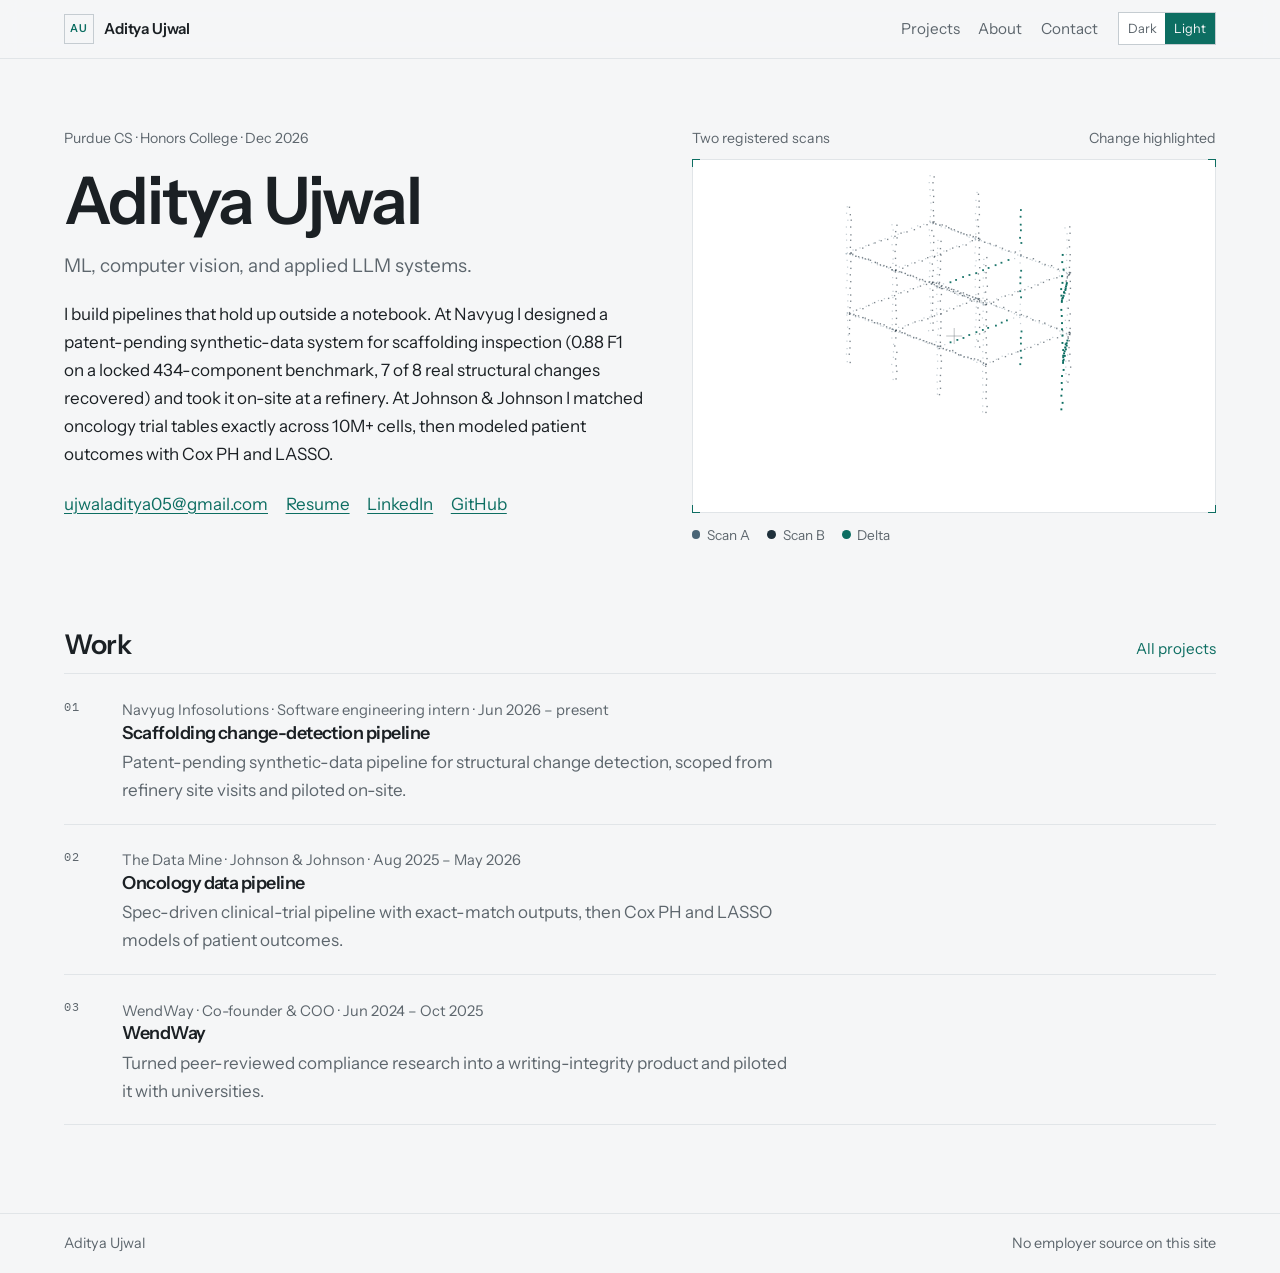
<file: index.html>
<!DOCTYPE html>
<html lang="en">
<head>
  <meta charset="utf-8">
  <meta name="viewport" content="width=device-width, initial-scale=1">
  <meta name="description" content="Aditya Ujwal, Purdue CS. Patent-pending scaffolding change detection (0.88 F1, 7 of 8 real changes); oncology pipeline at 10M+ cells.">
  <meta name="theme-color" content="#121518">
  <title>Aditya Ujwal: ML, computer vision, applied LLMs</title>
  <script>(function(){try{var t=localStorage.getItem("au-theme");if(t!=="light"&&t!=="dark"){t=window.matchMedia("(prefers-color-scheme: light)").matches?"light":"dark";}document.documentElement.setAttribute("data-theme",t);}catch(e){document.documentElement.setAttribute("data-theme","dark");}})();</script>
  <link rel="icon" href="favicon.svg" type="image/svg+xml">
  <link rel="preconnect" href="https://fonts.googleapis.com">
  <link rel="preconnect" href="https://fonts.gstatic.com" crossorigin>
  <link href="https://fonts.googleapis.com/css2?family=IBM+Plex+Mono:wght@400;500;600&family=Instrument+Sans:ital,wght@0,400;0,500;0,600;0,700;1,400&display=swap" rel="stylesheet">
  <link rel="stylesheet" href="css/styles.css">
</head>
<body>
  <a class="skip-link" href="#content">Skip to content</a>
  <header class="site-header">
    <div class="header-inner">
      <a class="wordmark" href="index.html"><span class="sig">AU</span> Aditya Ujwal</a>
      <nav class="nav" aria-label="Primary">
        <a href="projects/index.html">Projects</a>
        <a href="about.html">About</a>
        <a href="contact.html">Contact</a>
      </nav>
      <button type="button" class="theme-toggle" data-theme-toggle>
        <span data-theme-value="dark">Dark</span>
        <span data-theme-value="light">Light</span>
      </button>
    </div>
  </header>
  <main id="content">
    <div class="wrap">
      <section class="hero">
        <div>
          <p class="kicker">Purdue CS · Honors College · Dec 2026</p>
          <h1>Aditya Ujwal</h1>
          <p class="lede">ML, computer vision, and applied LLM systems.</p>
          <p class="intro">I build pipelines that hold up outside a notebook. At Navyug I designed a patent-pending synthetic-data system for scaffolding inspection (0.88 F1 on a locked 434-component benchmark, 7 of 8 real structural changes recovered) and took it on-site at a refinery. At Johnson &amp; Johnson I matched oncology trial tables exactly across 10M+ cells, then modeled patient outcomes with Cox PH and LASSO.</p>
          <ul class="links">
            <li><a href="mailto:ujwaladitya05@gmail.com">ujwaladitya05@gmail.com</a></li>
            <li><a href="Aditya_Ujwal_Resume.pdf">Resume</a></li>
            <li><a href="https://www.linkedin.com/in/aditya-ujwal" rel="noopener noreferrer">LinkedIn</a></li>
            <li><a href="https://github.com/adityaujwal" rel="noopener noreferrer">GitHub</a></li>
          </ul>
        </div>
        <figure class="hero-scan">
          <div class="scan-caption">
            <span>Two registered scans</span>
            <span>Change highlighted</span>
          </div>
          <div class="scan-frame">
            <canvas id="scanfield" width="720" height="420" aria-label="Point cloud of two registered scaffolding scans. Additions and removals are highlighted."></canvas>
            <span class="tick-bl" aria-hidden="true"></span>
            <span class="tick-br" aria-hidden="true"></span>
          </div>
          <ul class="legend">
            <li><i class="a"></i>Scan A</li>
            <li><i class="b"></i>Scan B</li>
            <li><i class="d"></i>Delta</li>
          </ul>
        </figure>
      </section>

      <section class="section" aria-labelledby="work">
        <div class="section-head">
          <h2 id="work">Work</h2>
          <a href="projects/index.html">All projects</a>
        </div>
        <ul class="project-list">
          <li>
            <a class="project-card" href="projects/scaffolding-change-detection.html">
              <span class="idx">01</span>
              <div>
                <p class="meta">Navyug Infosolutions · Software engineering intern · Jun 2026 – present</p>
                <h3>Scaffolding change-detection pipeline</h3>
                <p>Patent-pending synthetic-data pipeline for structural change detection, scoped from refinery site visits and piloted on-site.</p>
              </div>
            </a>
          </li>
          <li>
            <a class="project-card" href="projects/oncology-data-pipeline.html">
              <span class="idx">02</span>
              <div>
                <p class="meta">The Data Mine · Johnson &amp; Johnson · Aug 2025 – May 2026</p>
                <h3>Oncology data pipeline</h3>
                <p>Spec-driven clinical-trial pipeline with exact-match outputs, then Cox PH and LASSO models of patient outcomes.</p>
              </div>
            </a>
          </li>
          <li>
            <a class="project-card" href="projects/wendway.html">
              <span class="idx">03</span>
              <div>
                <p class="meta">WendWay · Co-founder &amp; COO · Jun 2024 – Oct 2025</p>
                <h3>WendWay</h3>
                <p>Turned peer-reviewed compliance research into a writing-integrity product and piloted it with universities.</p>
              </div>
            </a>
          </li>
        </ul>
      </section>
    </div>
  </main>
  <footer class="site-footer">
    <div class="footer-inner">
      <span>Aditya Ujwal</span>
      <span>No employer source on this site</span>
    </div>
  </footer>
  <script src="js/theme.js"></script>
  <script src="js/scanfield.js"></script>
</body>
</html>
</file>
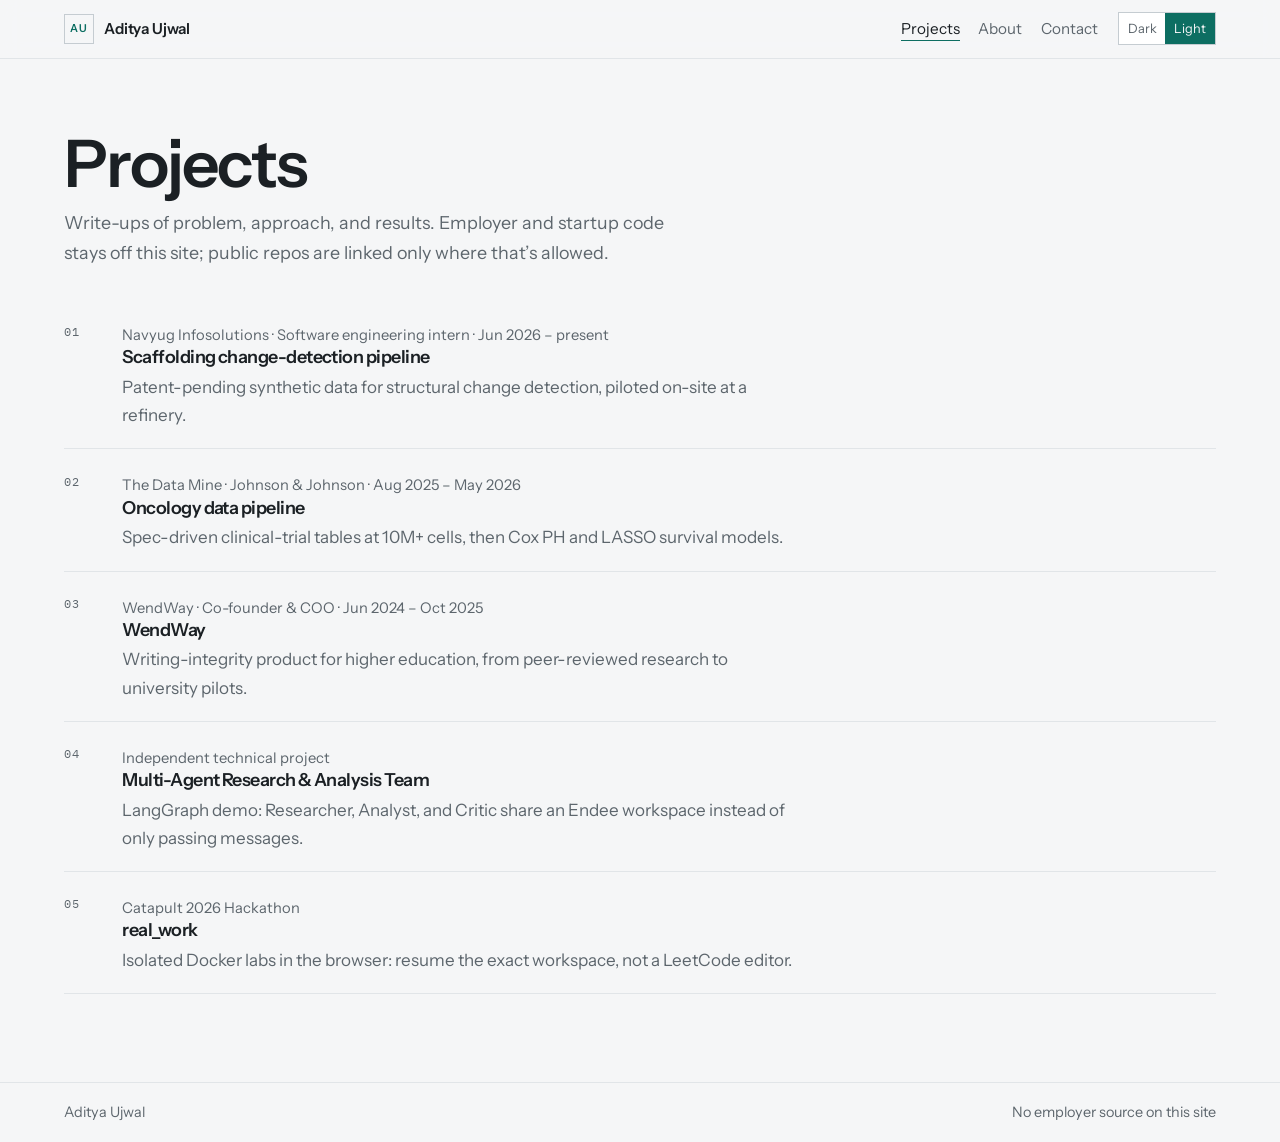
<file: projects/index.html>
<!DOCTYPE html>
<html lang="en">
<head>
  <meta charset="utf-8">
  <meta name="viewport" content="width=device-width, initial-scale=1">
  <meta name="description" content="Projects by Aditya Ujwal: scaffolding change detection (0.88 F1), J&amp;J oncology pipeline, WendWay, LangGraph multi-agent team, and real_work.">
  <meta name="theme-color" content="#121518">
  <title>Projects: Aditya Ujwal</title>
  <script>(function(){try{var t=localStorage.getItem("au-theme");if(t!=="light"&&t!=="dark"){t=window.matchMedia("(prefers-color-scheme: light)").matches?"light":"dark";}document.documentElement.setAttribute("data-theme",t);}catch(e){document.documentElement.setAttribute("data-theme","dark");}})();</script>
  <link rel="icon" href="../favicon.svg" type="image/svg+xml">
  <link rel="preconnect" href="https://fonts.googleapis.com">
  <link rel="preconnect" href="https://fonts.gstatic.com" crossorigin>
  <link href="https://fonts.googleapis.com/css2?family=IBM+Plex+Mono:wght@400;500;600&family=Instrument+Sans:ital,wght@0,400;0,500;0,600;0,700;1,400&display=swap" rel="stylesheet">
  <link rel="stylesheet" href="../css/styles.css">
</head>
<body>
  <a class="skip-link" href="#content">Skip to content</a>
  <header class="site-header">
    <div class="header-inner">
      <a class="wordmark" href="../index.html"><span class="sig">AU</span> Aditya Ujwal</a>
      <nav class="nav" aria-label="Primary">
        <a href="index.html" aria-current="page">Projects</a>
        <a href="../about.html">About</a>
        <a href="../contact.html">Contact</a>
      </nav>
      <button type="button" class="theme-toggle" data-theme-toggle>
        <span data-theme-value="dark">Dark</span>
        <span data-theme-value="light">Light</span>
      </button>
    </div>
  </header>
  <main id="content">
    <div class="wrap">
      <h1 class="page-title">Projects</h1>
      <p class="page-lead">Write-ups of problem, approach, and results. Employer and startup code stays off this site; public repos are linked only where that’s allowed.</p>
      <ul class="project-list">
        <li>
          <a class="project-card" href="scaffolding-change-detection.html">
            <span class="idx">01</span>
            <div>
              <p class="meta">Navyug Infosolutions · Software engineering intern · Jun 2026 – present</p>
              <h3>Scaffolding change-detection pipeline</h3>
              <p>Patent-pending synthetic data for structural change detection, piloted on-site at a refinery.</p>
            </div>
          </a>
        </li>
        <li>
          <a class="project-card" href="oncology-data-pipeline.html">
            <span class="idx">02</span>
            <div>
              <p class="meta">The Data Mine · Johnson &amp; Johnson · Aug 2025 – May 2026</p>
              <h3>Oncology data pipeline</h3>
              <p>Spec-driven clinical-trial tables at 10M+ cells, then Cox PH and LASSO survival models.</p>
            </div>
          </a>
        </li>
        <li>
          <a class="project-card" href="wendway.html">
            <span class="idx">03</span>
            <div>
              <p class="meta">WendWay · Co-founder &amp; COO · Jun 2024 – Oct 2025</p>
              <h3>WendWay</h3>
              <p>Writing-integrity product for higher education, from peer-reviewed research to university pilots.</p>
            </div>
          </a>
        </li>
        <li>
          <a class="project-card" href="multi-agent-memory.html">
            <span class="idx">04</span>
            <div>
              <p class="meta">Independent technical project</p>
              <h3>Multi-Agent Research &amp; Analysis Team</h3>
              <p>LangGraph demo: Researcher, Analyst, and Critic share an Endee workspace instead of only passing messages.</p>
            </div>
          </a>
        </li>
        <li>
          <a class="project-card" href="real-work.html">
            <span class="idx">05</span>
            <div>
              <p class="meta">Catapult 2026 Hackathon</p>
              <h3>real_work</h3>
              <p>Isolated Docker labs in the browser: resume the exact workspace, not a LeetCode editor.</p>
            </div>
          </a>
        </li>
      </ul>
    </div>
  </main>
  <footer class="site-footer">
    <div class="footer-inner">
      <span>Aditya Ujwal</span>
      <span>No employer source on this site</span>
    </div>
  </footer>
  <script src="../js/theme.js"></script>
</body>
</html>
</file>
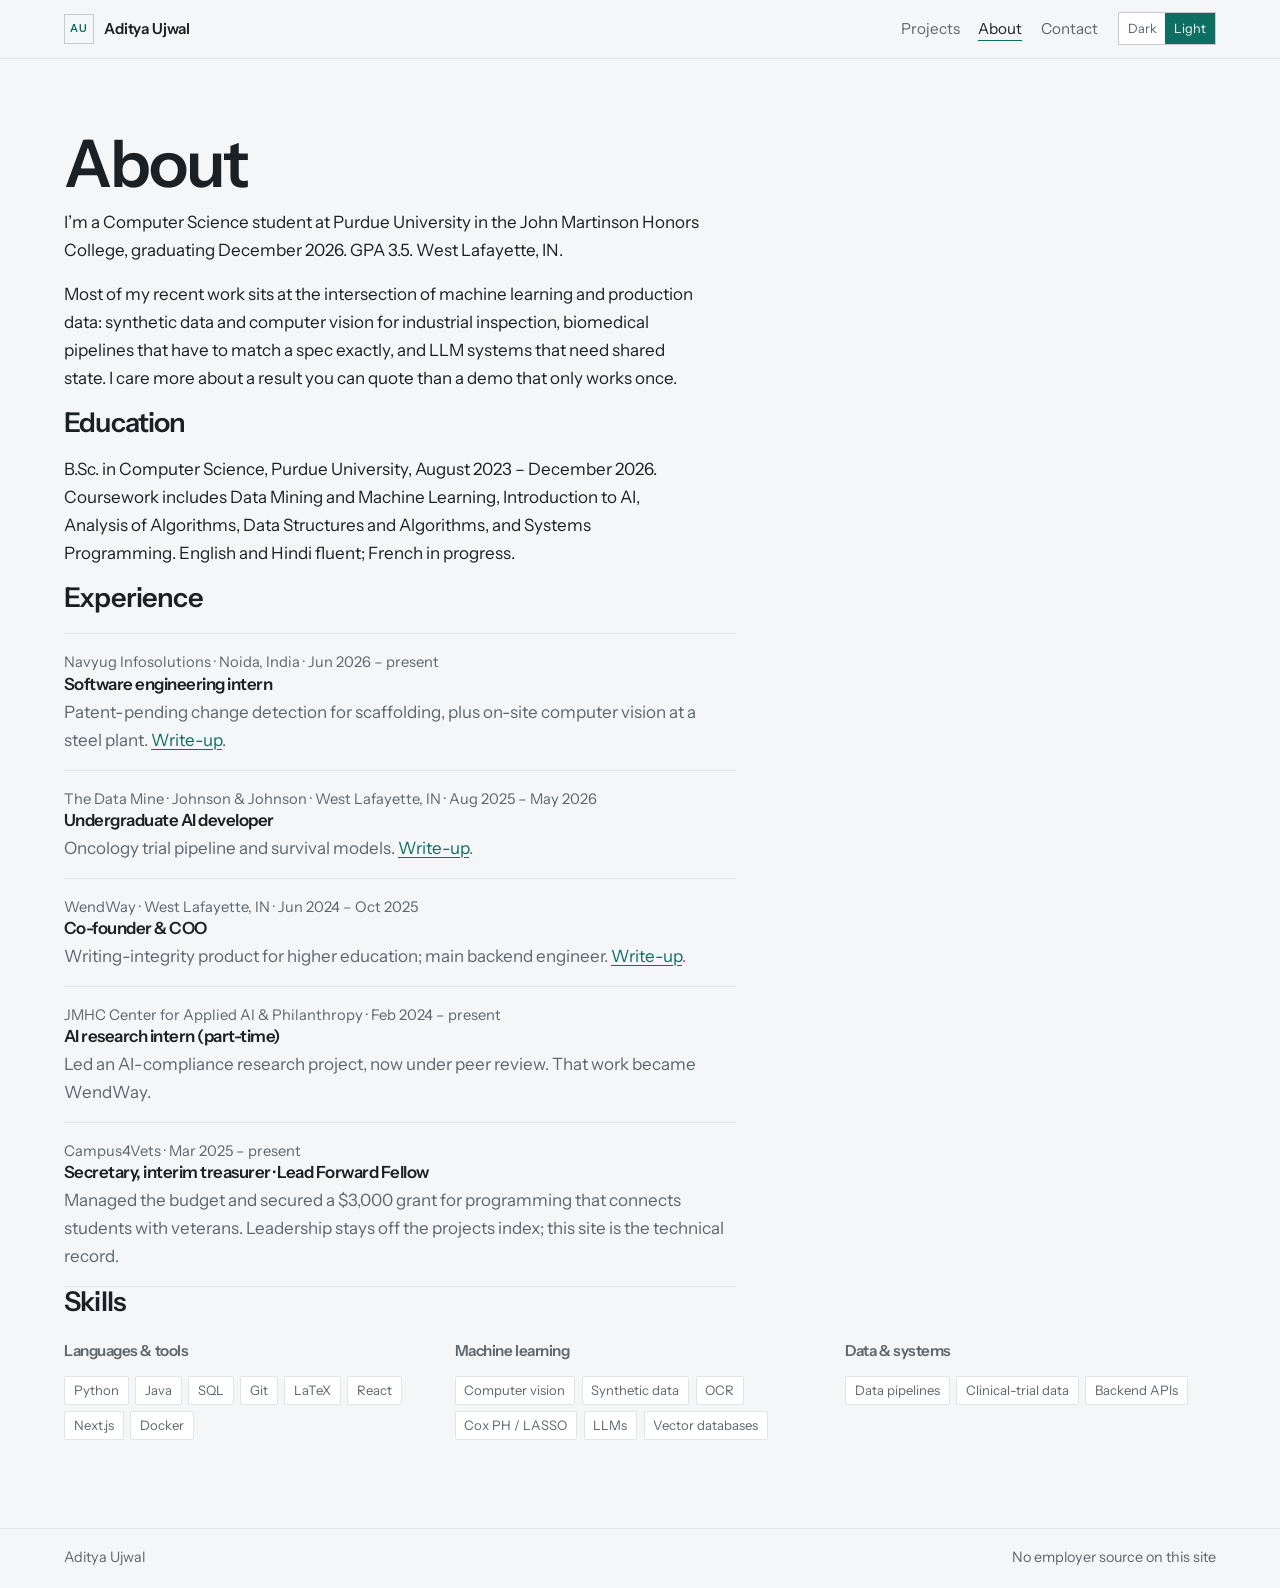
<file: about.html>
<!DOCTYPE html>
<html lang="en">
<head>
  <meta charset="utf-8">
  <meta name="viewport" content="width=device-width, initial-scale=1">
  <meta name="description" content="Aditya Ujwal, B.Sc. Computer Science at Purdue (Honors College), GPA 3.5, graduating December 2026.">
  <meta name="theme-color" content="#121518">
  <title>About: Aditya Ujwal</title>
  <script>(function(){try{var t=localStorage.getItem("au-theme");if(t!=="light"&&t!=="dark"){t=window.matchMedia("(prefers-color-scheme: light)").matches?"light":"dark";}document.documentElement.setAttribute("data-theme",t);}catch(e){document.documentElement.setAttribute("data-theme","dark");}})();</script>
  <link rel="icon" href="favicon.svg" type="image/svg+xml">
  <link rel="preconnect" href="https://fonts.googleapis.com">
  <link rel="preconnect" href="https://fonts.gstatic.com" crossorigin>
  <link href="https://fonts.googleapis.com/css2?family=IBM+Plex+Mono:wght@400;500;600&family=Instrument+Sans:ital,wght@0,400;0,500;0,600;0,700;1,400&display=swap" rel="stylesheet">
  <link rel="stylesheet" href="css/styles.css">
</head>
<body>
  <a class="skip-link" href="#content">Skip to content</a>
  <header class="site-header">
    <div class="header-inner">
      <a class="wordmark" href="index.html"><span class="sig">AU</span> Aditya Ujwal</a>
      <nav class="nav" aria-label="Primary">
        <a href="projects/index.html">Projects</a>
        <a href="about.html" aria-current="page">About</a>
        <a href="contact.html">Contact</a>
      </nav>
      <button type="button" class="theme-toggle" data-theme-toggle>
        <span data-theme-value="dark">Dark</span>
        <span data-theme-value="light">Light</span>
      </button>
    </div>
  </header>
  <main id="content">
    <div class="wrap">
      <h1 class="page-title">About</h1>
      <div class="prose">
        <p>I’m a Computer Science student at Purdue University in the John Martinson Honors College, graduating December 2026. GPA 3.5. West Lafayette, IN.</p>
        <p>Most of my recent work sits at the intersection of machine learning and production data: synthetic data and computer vision for industrial inspection, biomedical pipelines that have to match a spec exactly, and LLM systems that need shared state. I care more about a result you can quote than a demo that only works once.</p>
        <h2>Education</h2>
        <p>B.Sc. in Computer Science, Purdue University, August 2023 – December 2026. Coursework includes Data Mining and Machine Learning, Introduction to AI, Analysis of Algorithms, Data Structures and Algorithms, and Systems Programming. English and Hindi fluent; French in progress.</p>
        <h2>Experience</h2>
      </div>
      <ul class="role-list">
        <li>
          <p class="meta">Navyug Infosolutions · Noida, India · Jun 2026 – present</p>
          <h3>Software engineering intern</h3>
          <p>Patent-pending change detection for scaffolding, plus on-site computer vision at a steel plant. <a href="projects/scaffolding-change-detection.html">Write-up</a>.</p>
        </li>
        <li>
          <p class="meta">The Data Mine · Johnson &amp; Johnson · West Lafayette, IN · Aug 2025 – May 2026</p>
          <h3>Undergraduate AI developer</h3>
          <p>Oncology trial pipeline and survival models. <a href="projects/oncology-data-pipeline.html">Write-up</a>.</p>
        </li>
        <li>
          <p class="meta">WendWay · West Lafayette, IN · Jun 2024 – Oct 2025</p>
          <h3>Co-founder &amp; COO</h3>
          <p>Writing-integrity product for higher education; main backend engineer. <a href="projects/wendway.html">Write-up</a>.</p>
        </li>
        <li>
          <p class="meta">JMHC Center for Applied AI &amp; Philanthropy · Feb 2024 – present</p>
          <h3>AI research intern (part-time)</h3>
          <p>Led an AI-compliance research project, now under peer review. That work became WendWay.</p>
        </li>
        <li>
          <p class="meta">Campus4Vets · Mar 2025 – present</p>
          <h3>Secretary, interim treasurer · Lead Forward Fellow</h3>
          <p>Managed the budget and secured a $3,000 grant for programming that connects students with veterans. Leadership stays off the projects index; this site is the technical record.</p>
        </li>
      </ul>
      <div class="prose">
        <h2>Skills</h2>
      </div>
      <div class="skill-groups">
        <div>
          <h3>Languages &amp; tools</h3>
          <ul class="tags">
            <li>Python</li>
            <li>Java</li>
            <li>SQL</li>
            <li>Git</li>
            <li>LaTeX</li>
            <li>React</li>
            <li>Next.js</li>
            <li>Docker</li>
          </ul>
        </div>
        <div>
          <h3>Machine learning</h3>
          <ul class="tags">
            <li>Computer vision</li>
            <li>Synthetic data</li>
            <li>OCR</li>
            <li>Cox PH / LASSO</li>
            <li>LLMs</li>
            <li>Vector databases</li>
          </ul>
        </div>
        <div>
          <h3>Data &amp; systems</h3>
          <ul class="tags">
            <li>Data pipelines</li>
            <li>Clinical-trial data</li>
            <li>Backend APIs</li>
          </ul>
        </div>
      </div>
    </div>
  </main>
  <footer class="site-footer">
    <div class="footer-inner">
      <span>Aditya Ujwal</span>
      <span>No employer source on this site</span>
    </div>
  </footer>
  <script src="js/theme.js"></script>
</body>
</html>
</file>
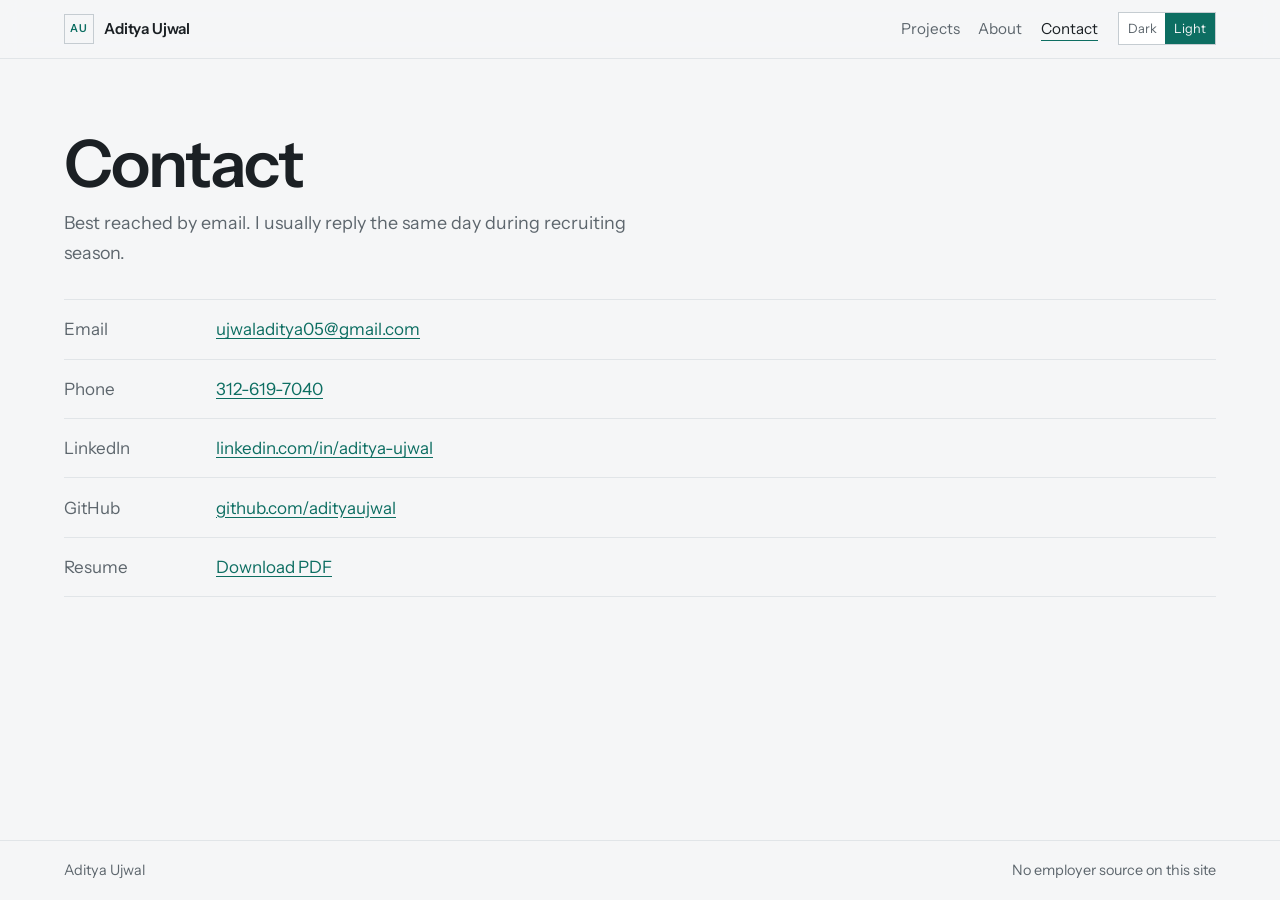
<file: contact.html>
<!DOCTYPE html>
<html lang="en">
<head>
  <meta charset="utf-8">
  <meta name="viewport" content="width=device-width, initial-scale=1">
  <meta name="description" content="Contact Aditya Ujwal: email, phone, LinkedIn, GitHub, and resume.">
  <meta name="theme-color" content="#121518">
  <title>Contact: Aditya Ujwal</title>
  <script>(function(){try{var t=localStorage.getItem("au-theme");if(t!=="light"&&t!=="dark"){t=window.matchMedia("(prefers-color-scheme: light)").matches?"light":"dark";}document.documentElement.setAttribute("data-theme",t);}catch(e){document.documentElement.setAttribute("data-theme","dark");}})();</script>
  <link rel="icon" href="favicon.svg" type="image/svg+xml">
  <link rel="preconnect" href="https://fonts.googleapis.com">
  <link rel="preconnect" href="https://fonts.gstatic.com" crossorigin>
  <link href="https://fonts.googleapis.com/css2?family=IBM+Plex+Mono:wght@400;500;600&family=Instrument+Sans:ital,wght@0,400;0,500;0,600;0,700;1,400&display=swap" rel="stylesheet">
  <link rel="stylesheet" href="css/styles.css">
</head>
<body>
  <a class="skip-link" href="#content">Skip to content</a>
  <header class="site-header">
    <div class="header-inner">
      <a class="wordmark" href="index.html"><span class="sig">AU</span> Aditya Ujwal</a>
      <nav class="nav" aria-label="Primary">
        <a href="projects/index.html">Projects</a>
        <a href="about.html">About</a>
        <a href="contact.html" aria-current="page">Contact</a>
      </nav>
      <button type="button" class="theme-toggle" data-theme-toggle>
        <span data-theme-value="dark">Dark</span>
        <span data-theme-value="light">Light</span>
      </button>
    </div>
  </header>
  <main id="content">
    <div class="wrap">
      <h1 class="page-title">Contact</h1>
      <p class="page-lead">Best reached by email. I usually reply the same day during recruiting season.</p>
      <ul class="contact-list">
        <li>
          <span>Email</span>
          <a href="mailto:ujwaladitya05@gmail.com">ujwaladitya05@gmail.com</a>
        </li>
        <li>
          <span>Phone</span>
          <a href="tel:+13126197040">312-619-7040</a>
        </li>
        <li>
          <span>LinkedIn</span>
          <a href="https://www.linkedin.com/in/aditya-ujwal" rel="noopener noreferrer">linkedin.com/in/aditya-ujwal</a>
        </li>
        <li>
          <span>GitHub</span>
          <a href="https://github.com/adityaujwal" rel="noopener noreferrer">github.com/adityaujwal</a>
        </li>
        <li>
          <span>Resume</span>
          <a href="Aditya_Ujwal_Resume.pdf">Download PDF</a>
        </li>
      </ul>
    </div>
  </main>
  <footer class="site-footer">
    <div class="footer-inner">
      <span>Aditya Ujwal</span>
      <span>No employer source on this site</span>
    </div>
  </footer>
  <script src="js/theme.js"></script>
</body>
</html>
</file>
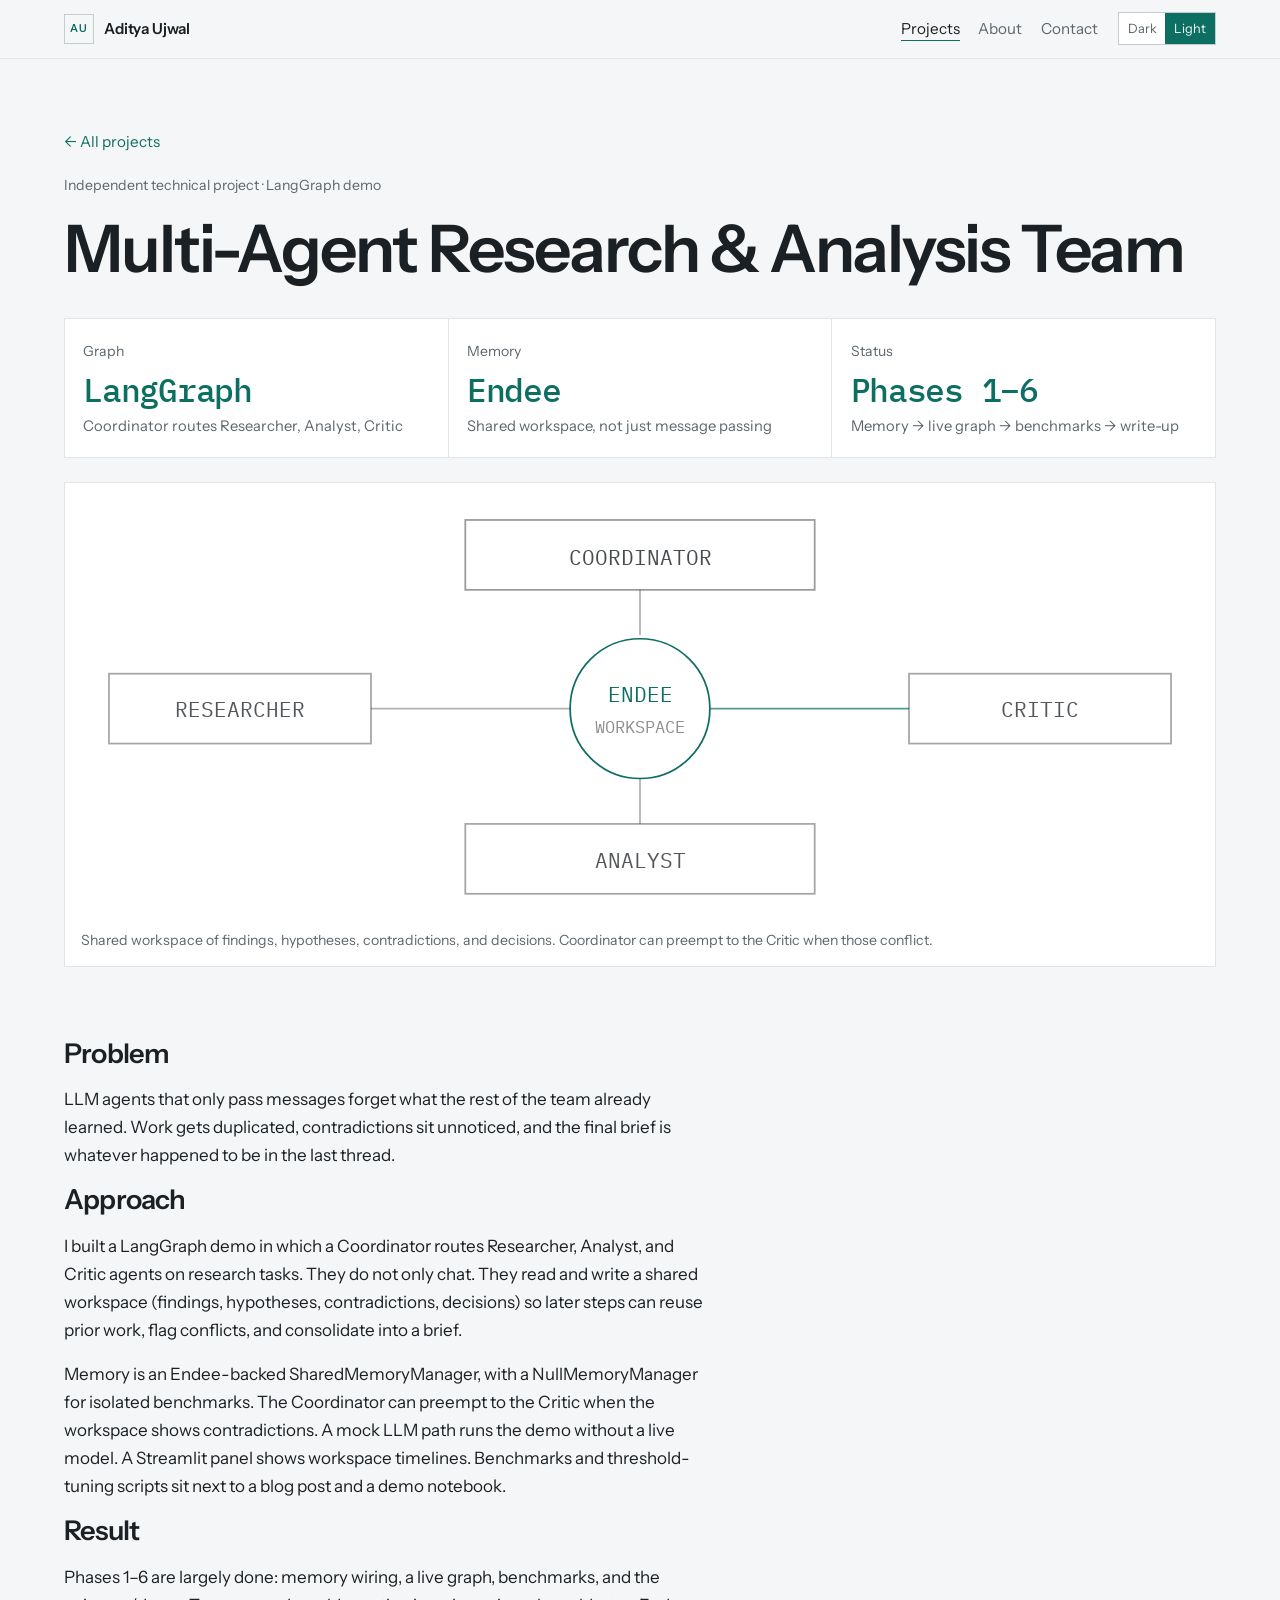
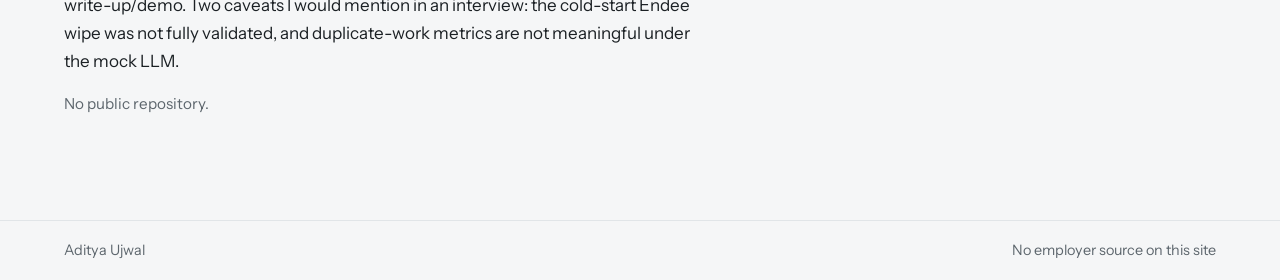
<file: projects/multi-agent-memory.html>
<!DOCTYPE html>
<html lang="en">
<head>
  <meta charset="utf-8">
  <meta name="viewport" content="width=device-width, initial-scale=1">
  <meta name="description" content="Multi-Agent Research &amp; Analysis Team: a LangGraph demo where Researcher, Analyst, Critic, and Coordinator share an Endee workspace. By Aditya Ujwal.">
  <meta name="theme-color" content="#121518">
  <title>Multi-Agent Research &amp; Analysis Team: Aditya Ujwal</title>
  <script>(function(){try{var t=localStorage.getItem("au-theme");if(t!=="light"&&t!=="dark"){t=window.matchMedia("(prefers-color-scheme: light)").matches?"light":"dark";}document.documentElement.setAttribute("data-theme",t);}catch(e){document.documentElement.setAttribute("data-theme","dark");}})();</script>
  <link rel="icon" href="../favicon.svg" type="image/svg+xml">
  <link rel="preconnect" href="https://fonts.googleapis.com">
  <link rel="preconnect" href="https://fonts.gstatic.com" crossorigin>
  <link href="https://fonts.googleapis.com/css2?family=IBM+Plex+Mono:wght@400;500;600&family=Instrument+Sans:ital,wght@0,400;0,500;0,600;0,700;1,400&display=swap" rel="stylesheet">
  <link rel="stylesheet" href="../css/styles.css">
</head>
<body>
  <a class="skip-link" href="#content">Skip to content</a>
  <header class="site-header">
    <div class="header-inner">
      <a class="wordmark" href="../index.html"><span class="sig">AU</span> Aditya Ujwal</a>
      <nav class="nav" aria-label="Primary">
        <a href="index.html" aria-current="page">Projects</a>
        <a href="../about.html">About</a>
        <a href="../contact.html">Contact</a>
      </nav>
      <button type="button" class="theme-toggle" data-theme-toggle>
        <span data-theme-value="dark">Dark</span>
        <span data-theme-value="light">Light</span>
      </button>
    </div>
  </header>
  <main id="content">
    <div class="wrap">
      <a class="back" href="index.html">← All projects</a>
      <p class="kicker">Independent technical project · LangGraph demo</p>
      <h1 class="page-title">Multi-Agent Research &amp; Analysis Team</h1>
      <div class="metrics metrics-3" aria-label="Key results">
        <div class="metric">
          <span class="metric-id">Graph</span>
          <span class="metric-value">LangGraph</span>
          <span class="metric-label">Coordinator routes Researcher, Analyst, Critic</span>
        </div>
        <div class="metric">
          <span class="metric-id">Memory</span>
          <span class="metric-value">Endee</span>
          <span class="metric-label">Shared workspace, not just message passing</span>
        </div>
        <div class="metric">
          <span class="metric-id">Status</span>
          <span class="metric-value">Phases 1–6</span>
          <span class="metric-label">Memory → live graph → benchmarks → write-up</span>
        </div>
      </div>
      <figure class="viz">
        <svg viewBox="0 0 640 240" role="img" aria-label="Coordinator routes Researcher, Analyst, and Critic through a shared Endee workspace.">
          <rect x="220" y="12" width="200" height="40" fill="none" stroke="currentColor" stroke-opacity="0.45"/>
          <text x="320" y="38" text-anchor="middle" fill="currentColor" opacity="0.8" font-family="IBM Plex Mono, monospace" font-size="12">COORDINATOR</text>
          <line x1="320" y1="52" x2="320" y2="78" stroke="currentColor" stroke-opacity="0.35"/>
          <circle cx="320" cy="120" r="40" fill="none" stroke="var(--accent)"/>
          <text x="320" y="116" text-anchor="middle" fill="var(--accent)" font-family="IBM Plex Mono, monospace" font-size="12">ENDEE</text>
          <text x="320" y="134" text-anchor="middle" fill="currentColor" opacity="0.5" font-family="IBM Plex Mono, monospace" font-size="10">WORKSPACE</text>
          <rect x="16" y="100" width="150" height="40" fill="none" stroke="currentColor" stroke-opacity="0.4"/>
          <text x="91" y="125" text-anchor="middle" fill="currentColor" opacity="0.75" font-family="IBM Plex Mono, monospace" font-size="12">RESEARCHER</text>
          <line x1="166" y1="120" x2="280" y2="120" stroke="currentColor" stroke-opacity="0.35"/>
          <rect x="474" y="100" width="150" height="40" fill="none" stroke="currentColor" stroke-opacity="0.4"/>
          <text x="549" y="125" text-anchor="middle" fill="currentColor" opacity="0.75" font-family="IBM Plex Mono, monospace" font-size="12">CRITIC</text>
          <line x1="360" y1="120" x2="474" y2="120" stroke="var(--accent)" stroke-opacity="0.7"/>
          <line x1="320" y1="160" x2="320" y2="186" stroke="currentColor" stroke-opacity="0.35"/>
          <rect x="220" y="186" width="200" height="40" fill="none" stroke="currentColor" stroke-opacity="0.4"/>
          <text x="320" y="211" text-anchor="middle" fill="currentColor" opacity="0.75" font-family="IBM Plex Mono, monospace" font-size="12">ANALYST</text>
        </svg>
        <figcaption class="viz-label">Shared workspace of findings, hypotheses, contradictions, and decisions. Coordinator can preempt to the Critic when those conflict.</figcaption>
      </figure>
      <article class="prose section">
        <h2>Problem</h2>
        <p>LLM agents that only pass messages forget what the rest of the team already learned. Work gets duplicated, contradictions sit unnoticed, and the final brief is whatever happened to be in the last thread.</p>
        <h2>Approach</h2>
        <p>I built a LangGraph demo in which a Coordinator routes Researcher, Analyst, and Critic agents on research tasks. They do not only chat. They read and write a shared workspace (findings, hypotheses, contradictions, decisions) so later steps can reuse prior work, flag conflicts, and consolidate into a brief.</p>
        <p>Memory is an Endee-backed SharedMemoryManager, with a NullMemoryManager for isolated benchmarks. The Coordinator can preempt to the Critic when the workspace shows contradictions. A mock LLM path runs the demo without a live model. A Streamlit panel shows workspace timelines. Benchmarks and threshold-tuning scripts sit next to a blog post and a demo notebook.</p>
        <h2>Result</h2>
        <p>Phases 1–6 are largely done: memory wiring, a live graph, benchmarks, and the write-up/demo. Two caveats I would mention in an interview: the cold-start Endee wipe was not fully validated, and duplicate-work metrics are not meaningful under the mock LLM.</p>
        <p class="note">No public repository.</p>
      </article>
    </div>
  </main>
  <footer class="site-footer">
    <div class="footer-inner">
      <span>Aditya Ujwal</span>
      <span>No employer source on this site</span>
    </div>
  </footer>
  <script src="../js/theme.js"></script>
</body>
</html>
</file>
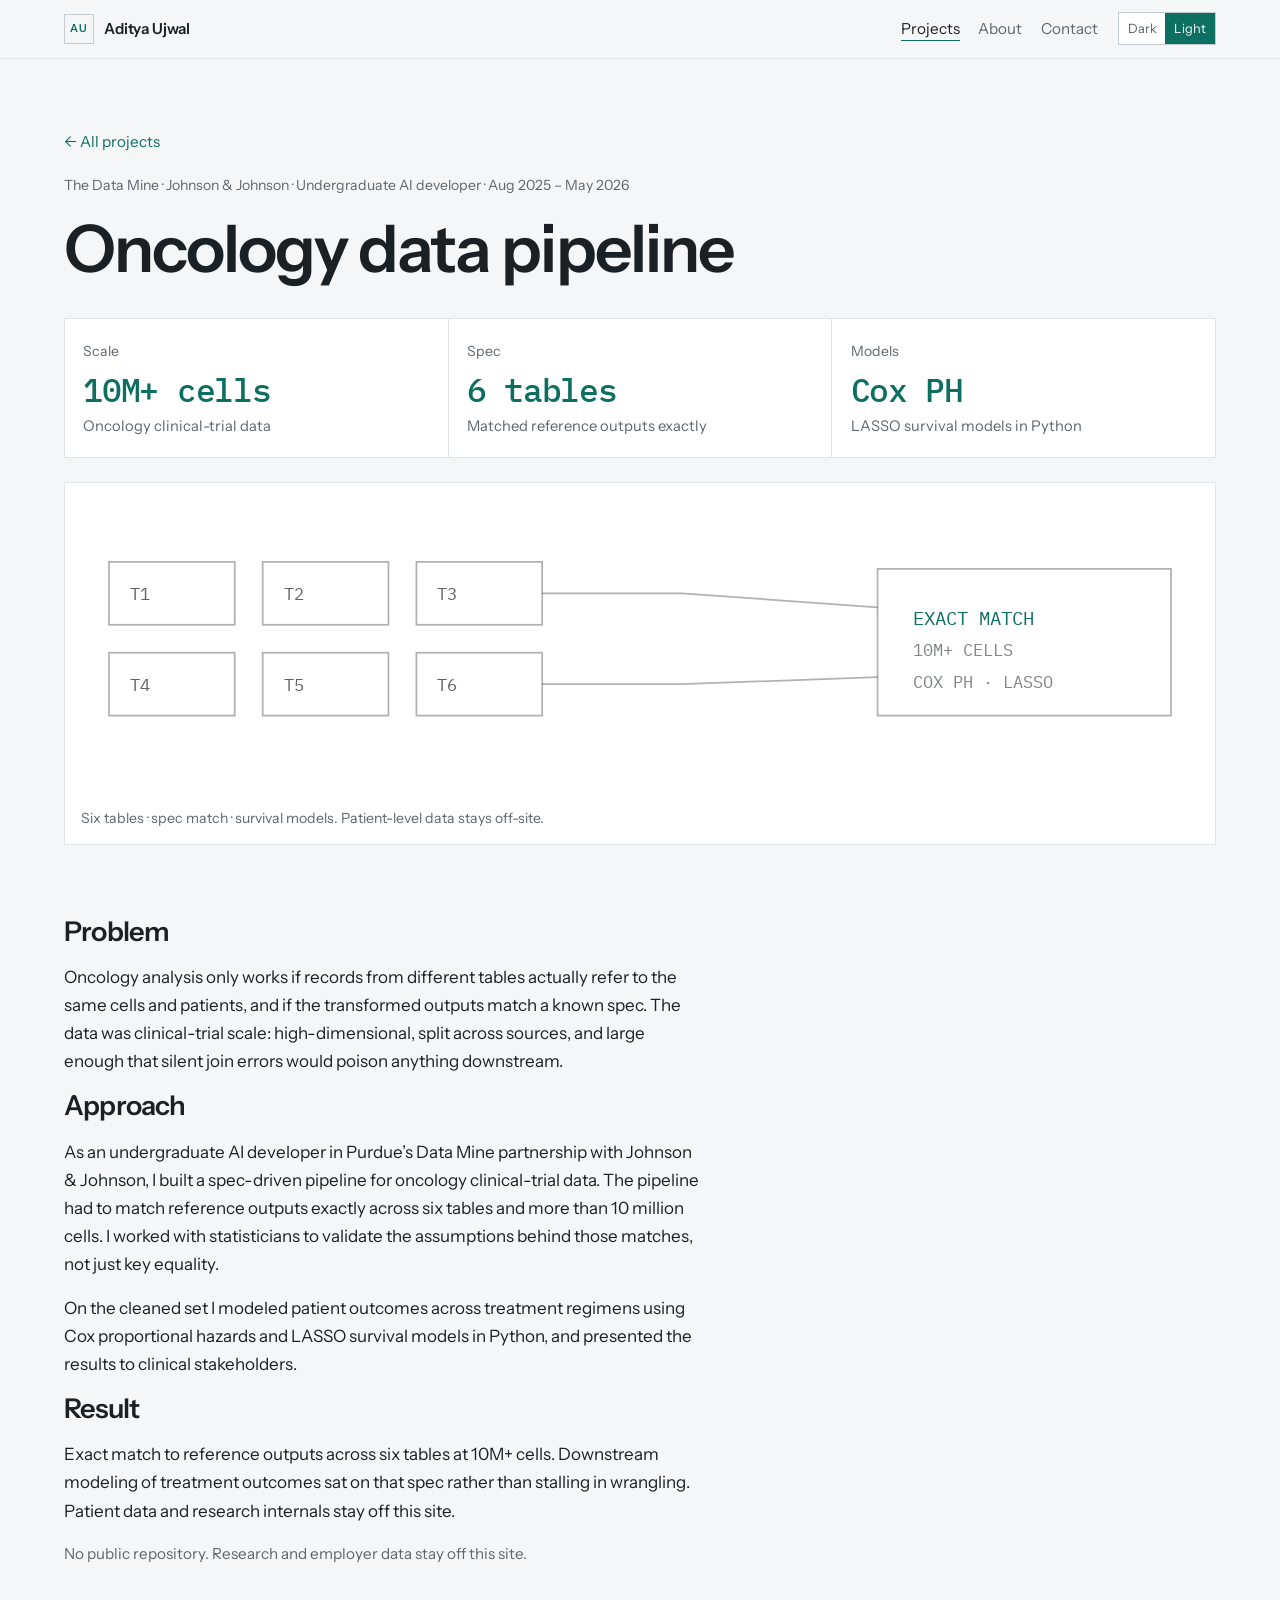
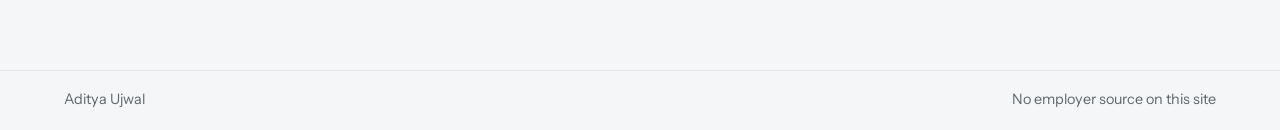
<file: projects/oncology-data-pipeline.html>
<!DOCTYPE html>
<html lang="en">
<head>
  <meta charset="utf-8">
  <meta name="viewport" content="width=device-width, initial-scale=1">
  <meta name="description" content="Oncology clinical-trial pipeline at Johnson &amp; Johnson / The Data Mine: exact match across 6 tables and 10M+ cells, then Cox PH and LASSO survival models. Aditya Ujwal, undergraduate AI developer.">
  <meta name="theme-color" content="#121518">
  <title>Oncology data pipeline: Aditya Ujwal</title>
  <script>(function(){try{var t=localStorage.getItem("au-theme");if(t!=="light"&&t!=="dark"){t=window.matchMedia("(prefers-color-scheme: light)").matches?"light":"dark";}document.documentElement.setAttribute("data-theme",t);}catch(e){document.documentElement.setAttribute("data-theme","dark");}})();</script>
  <link rel="icon" href="../favicon.svg" type="image/svg+xml">
  <link rel="preconnect" href="https://fonts.googleapis.com">
  <link rel="preconnect" href="https://fonts.gstatic.com" crossorigin>
  <link href="https://fonts.googleapis.com/css2?family=IBM+Plex+Mono:wght@400;500;600&family=Instrument+Sans:ital,wght@0,400;0,500;0,600;0,700;1,400&display=swap" rel="stylesheet">
  <link rel="stylesheet" href="../css/styles.css">
</head>
<body>
  <a class="skip-link" href="#content">Skip to content</a>
  <header class="site-header">
    <div class="header-inner">
      <a class="wordmark" href="../index.html"><span class="sig">AU</span> Aditya Ujwal</a>
      <nav class="nav" aria-label="Primary">
        <a href="index.html" aria-current="page">Projects</a>
        <a href="../about.html">About</a>
        <a href="../contact.html">Contact</a>
      </nav>
      <button type="button" class="theme-toggle" data-theme-toggle>
        <span data-theme-value="dark">Dark</span>
        <span data-theme-value="light">Light</span>
      </button>
    </div>
  </header>
  <main id="content">
    <div class="wrap">
      <a class="back" href="index.html">← All projects</a>
      <p class="kicker">The Data Mine · Johnson &amp; Johnson · Undergraduate AI developer · Aug 2025 – May 2026</p>
      <h1 class="page-title">Oncology data pipeline</h1>
      <div class="metrics metrics-3" aria-label="Key results">
        <div class="metric">
          <span class="metric-id">Scale</span>
          <span class="metric-value">10M+ cells</span>
          <span class="metric-label">Oncology clinical-trial data</span>
        </div>
        <div class="metric">
          <span class="metric-id">Spec</span>
          <span class="metric-value">6 tables</span>
          <span class="metric-label">Matched reference outputs exactly</span>
        </div>
        <div class="metric">
          <span class="metric-id">Models</span>
          <span class="metric-value">Cox PH</span>
          <span class="metric-label">LASSO survival models in Python</span>
        </div>
      </div>
      <figure class="viz">
        <svg viewBox="0 0 640 170" role="img" aria-label="Six source tables joining into one validated oncology dataset, then survival models.">
          <g fill="none" stroke="currentColor" stroke-opacity="0.35">
            <rect x="16" y="36" width="72" height="36"/>
            <rect x="104" y="36" width="72" height="36"/>
            <rect x="192" y="36" width="72" height="36"/>
            <rect x="16" y="88" width="72" height="36"/>
            <rect x="104" y="88" width="72" height="36"/>
            <rect x="192" y="88" width="72" height="36"/>
            <rect x="456" y="40" width="168" height="84"/>
            <path d="M264 54h80 L456 62"/>
            <path d="M264 106h80 L456 102"/>
          </g>
          <text x="28" y="58" fill="currentColor" opacity="0.7" font-family="IBM Plex Mono, monospace" font-size="10">T1</text>
          <text x="116" y="58" fill="currentColor" opacity="0.7" font-family="IBM Plex Mono, monospace" font-size="10">T2</text>
          <text x="204" y="58" fill="currentColor" opacity="0.7" font-family="IBM Plex Mono, monospace" font-size="10">T3</text>
          <text x="28" y="110" fill="currentColor" opacity="0.7" font-family="IBM Plex Mono, monospace" font-size="10">T4</text>
          <text x="116" y="110" fill="currentColor" opacity="0.7" font-family="IBM Plex Mono, monospace" font-size="10">T5</text>
          <text x="204" y="110" fill="currentColor" opacity="0.7" font-family="IBM Plex Mono, monospace" font-size="10">T6</text>
          <text x="476" y="72" fill="var(--accent)" font-family="IBM Plex Mono, monospace" font-size="11">EXACT MATCH</text>
          <text x="476" y="90" fill="currentColor" opacity="0.55" font-family="IBM Plex Mono, monospace" font-size="10">10M+ CELLS</text>
          <text x="476" y="108" fill="currentColor" opacity="0.55" font-family="IBM Plex Mono, monospace" font-size="10">COX PH · LASSO</text>
        </svg>
        <figcaption class="viz-label">Six tables · spec match · survival models. Patient-level data stays off-site.</figcaption>
      </figure>
      <article class="prose section">
        <h2>Problem</h2>
        <p>Oncology analysis only works if records from different tables actually refer to the same cells and patients, and if the transformed outputs match a known spec. The data was clinical-trial scale: high-dimensional, split across sources, and large enough that silent join errors would poison anything downstream.</p>
        <h2>Approach</h2>
        <p>As an undergraduate AI developer in Purdue’s Data Mine partnership with Johnson &amp; Johnson, I built a spec-driven pipeline for oncology clinical-trial data. The pipeline had to match reference outputs exactly across six tables and more than 10 million cells. I worked with statisticians to validate the assumptions behind those matches, not just key equality.</p>
        <p>On the cleaned set I modeled patient outcomes across treatment regimens using Cox proportional hazards and LASSO survival models in Python, and presented the results to clinical stakeholders.</p>
        <h2>Result</h2>
        <p>Exact match to reference outputs across six tables at 10M+ cells. Downstream modeling of treatment outcomes sat on that spec rather than stalling in wrangling. Patient data and research internals stay off this site.</p>
        <p class="note">No public repository. Research and employer data stay off this site.</p>
      </article>
    </div>
  </main>
  <footer class="site-footer">
    <div class="footer-inner">
      <span>Aditya Ujwal</span>
      <span>No employer source on this site</span>
    </div>
  </footer>
  <script src="../js/theme.js"></script>
</body>
</html>
</file>
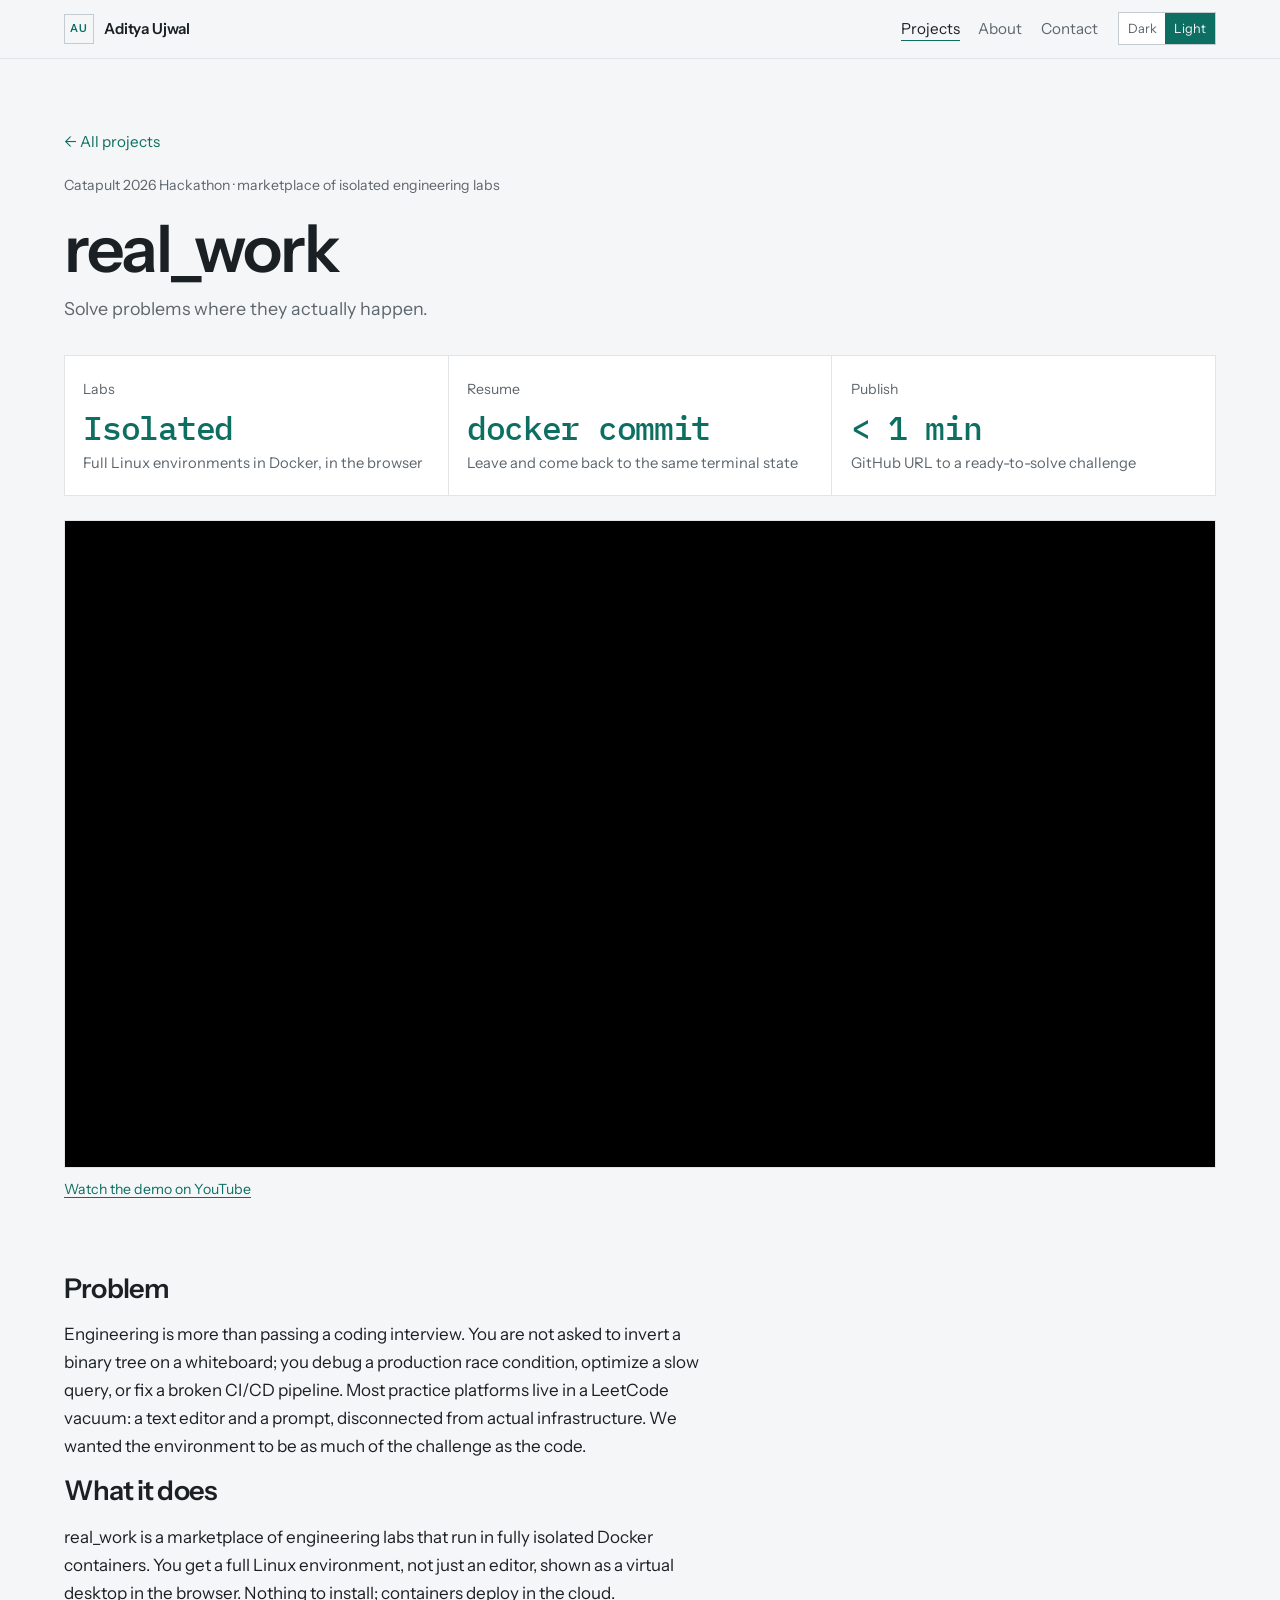
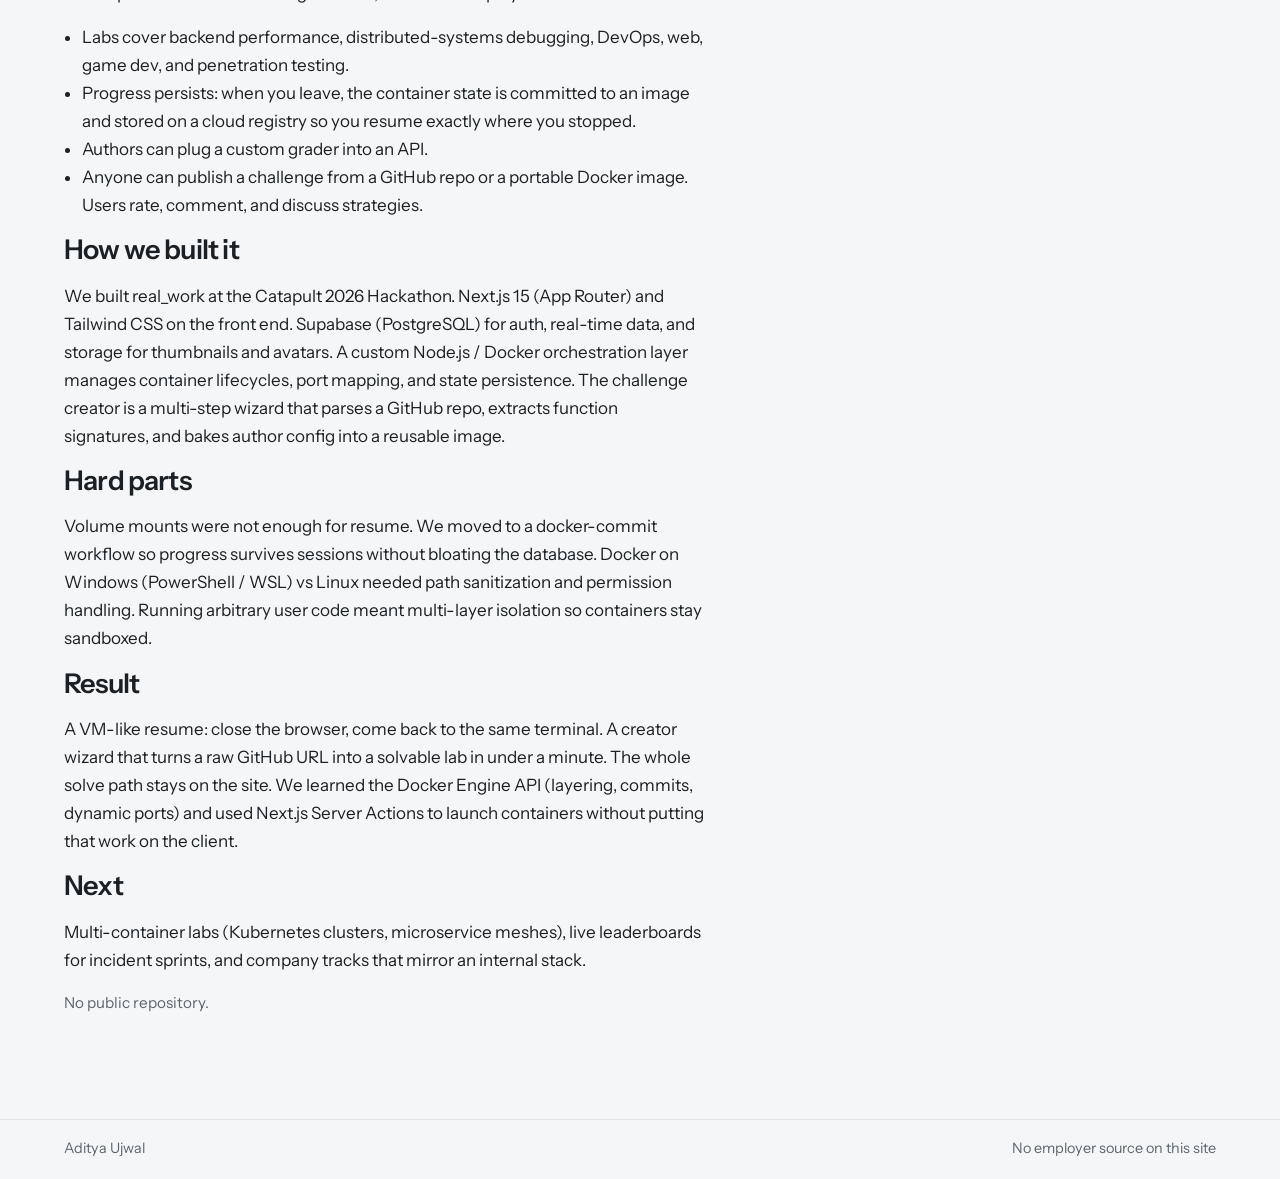
<file: projects/real-work.html>
<!DOCTYPE html>
<html lang="en">
<head>
  <meta charset="utf-8">
  <meta name="viewport" content="width=device-width, initial-scale=1">
  <meta name="description" content="real_work, built at Catapult 2026 Hackathon: isolated Docker labs in the browser for real engineering work. Demo by Aditya Ujwal.">
  <meta name="theme-color" content="#121518">
  <title>real_work: Aditya Ujwal</title>
  <script>(function(){try{var t=localStorage.getItem("au-theme");if(t!=="light"&&t!=="dark"){t=window.matchMedia("(prefers-color-scheme: light)").matches?"light":"dark";}document.documentElement.setAttribute("data-theme",t);}catch(e){document.documentElement.setAttribute("data-theme","dark");}})();</script>
  <link rel="icon" href="../favicon.svg" type="image/svg+xml">
  <link rel="preconnect" href="https://fonts.googleapis.com">
  <link rel="preconnect" href="https://fonts.gstatic.com" crossorigin>
  <link href="https://fonts.googleapis.com/css2?family=IBM+Plex+Mono:wght@400;500;600&family=Instrument+Sans:ital,wght@0,400;0,500;0,600;0,700;1,400&display=swap" rel="stylesheet">
  <link rel="stylesheet" href="../css/styles.css">
</head>
<body>
  <a class="skip-link" href="#content">Skip to content</a>
  <header class="site-header">
    <div class="header-inner">
      <a class="wordmark" href="../index.html"><span class="sig">AU</span> Aditya Ujwal</a>
      <nav class="nav" aria-label="Primary">
        <a href="index.html" aria-current="page">Projects</a>
        <a href="../about.html">About</a>
        <a href="../contact.html">Contact</a>
      </nav>
      <button type="button" class="theme-toggle" data-theme-toggle>
        <span data-theme-value="dark">Dark</span>
        <span data-theme-value="light">Light</span>
      </button>
    </div>
  </header>
  <main id="content">
    <div class="wrap">
      <a class="back" href="index.html">← All projects</a>
      <p class="kicker">Catapult 2026 Hackathon · marketplace of isolated engineering labs</p>
      <h1 class="page-title">real_work</h1>
      <p class="page-lead">Solve problems where they actually happen.</p>
      <div class="metrics metrics-3" aria-label="Key results">
        <div class="metric">
          <span class="metric-id">Labs</span>
          <span class="metric-value">Isolated</span>
          <span class="metric-label">Full Linux environments in Docker, in the browser</span>
        </div>
        <div class="metric">
          <span class="metric-id">Resume</span>
          <span class="metric-value">docker commit</span>
          <span class="metric-label">Leave and come back to the same terminal state</span>
        </div>
        <div class="metric">
          <span class="metric-id">Publish</span>
          <span class="metric-value">&lt; 1 min</span>
          <span class="metric-label">GitHub URL to a ready-to-solve challenge</span>
        </div>
      </div>
      <figure class="video">
        <iframe
          src="https://www.youtube-nocookie.com/embed/B6gr5WKtVsU"
          title="real_work demo"
          allow="accelerometer; autoplay; clipboard-write; encrypted-media; gyroscope; picture-in-picture; web-share"
          allowfullscreen
          referrerpolicy="strict-origin-when-cross-origin"></iframe>
      </figure>
      <p class="viz-label"><a href="https://www.youtube.com/watch?v=B6gr5WKtVsU" rel="noopener noreferrer">Watch the demo on YouTube</a></p>
      <article class="prose section">
        <h2>Problem</h2>
        <p>Engineering is more than passing a coding interview. You are not asked to invert a binary tree on a whiteboard; you debug a production race condition, optimize a slow query, or fix a broken CI/CD pipeline. Most practice platforms live in a LeetCode vacuum: a text editor and a prompt, disconnected from actual infrastructure. We wanted the environment to be as much of the challenge as the code.</p>
        <h2>What it does</h2>
        <p>real_work is a marketplace of engineering labs that run in fully isolated Docker containers. You get a full Linux environment, not just an editor, shown as a virtual desktop in the browser. Nothing to install; containers deploy in the cloud.</p>
        <ul>
          <li>Labs cover backend performance, distributed-systems debugging, DevOps, web, game dev, and penetration testing.</li>
          <li>Progress persists: when you leave, the container state is committed to an image and stored on a cloud registry so you resume exactly where you stopped.</li>
          <li>Authors can plug a custom grader into an API.</li>
          <li>Anyone can publish a challenge from a GitHub repo or a portable Docker image. Users rate, comment, and discuss strategies.</li>
        </ul>
        <h2>How we built it</h2>
        <p>We built real_work at the Catapult 2026 Hackathon. Next.js 15 (App Router) and Tailwind CSS on the front end. Supabase (PostgreSQL) for auth, real-time data, and storage for thumbnails and avatars. A custom Node.js / Docker orchestration layer manages container lifecycles, port mapping, and state persistence. The challenge creator is a multi-step wizard that parses a GitHub repo, extracts function signatures, and bakes author config into a reusable image.</p>
        <h2>Hard parts</h2>
        <p>Volume mounts were not enough for resume. We moved to a docker-commit workflow so progress survives sessions without bloating the database. Docker on Windows (PowerShell / WSL) vs Linux needed path sanitization and permission handling. Running arbitrary user code meant multi-layer isolation so containers stay sandboxed.</p>
        <h2>Result</h2>
        <p>A VM-like resume: close the browser, come back to the same terminal. A creator wizard that turns a raw GitHub URL into a solvable lab in under a minute. The whole solve path stays on the site. We learned the Docker Engine API (layering, commits, dynamic ports) and used Next.js Server Actions to launch containers without putting that work on the client.</p>
        <h2>Next</h2>
        <p>Multi-container labs (Kubernetes clusters, microservice meshes), live leaderboards for incident sprints, and company tracks that mirror an internal stack.</p>
        <p class="note">No public repository.</p>
      </article>
    </div>
  </main>
  <footer class="site-footer">
    <div class="footer-inner">
      <span>Aditya Ujwal</span>
      <span>No employer source on this site</span>
    </div>
  </footer>
  <script src="../js/theme.js"></script>
</body>
</html>
</file>
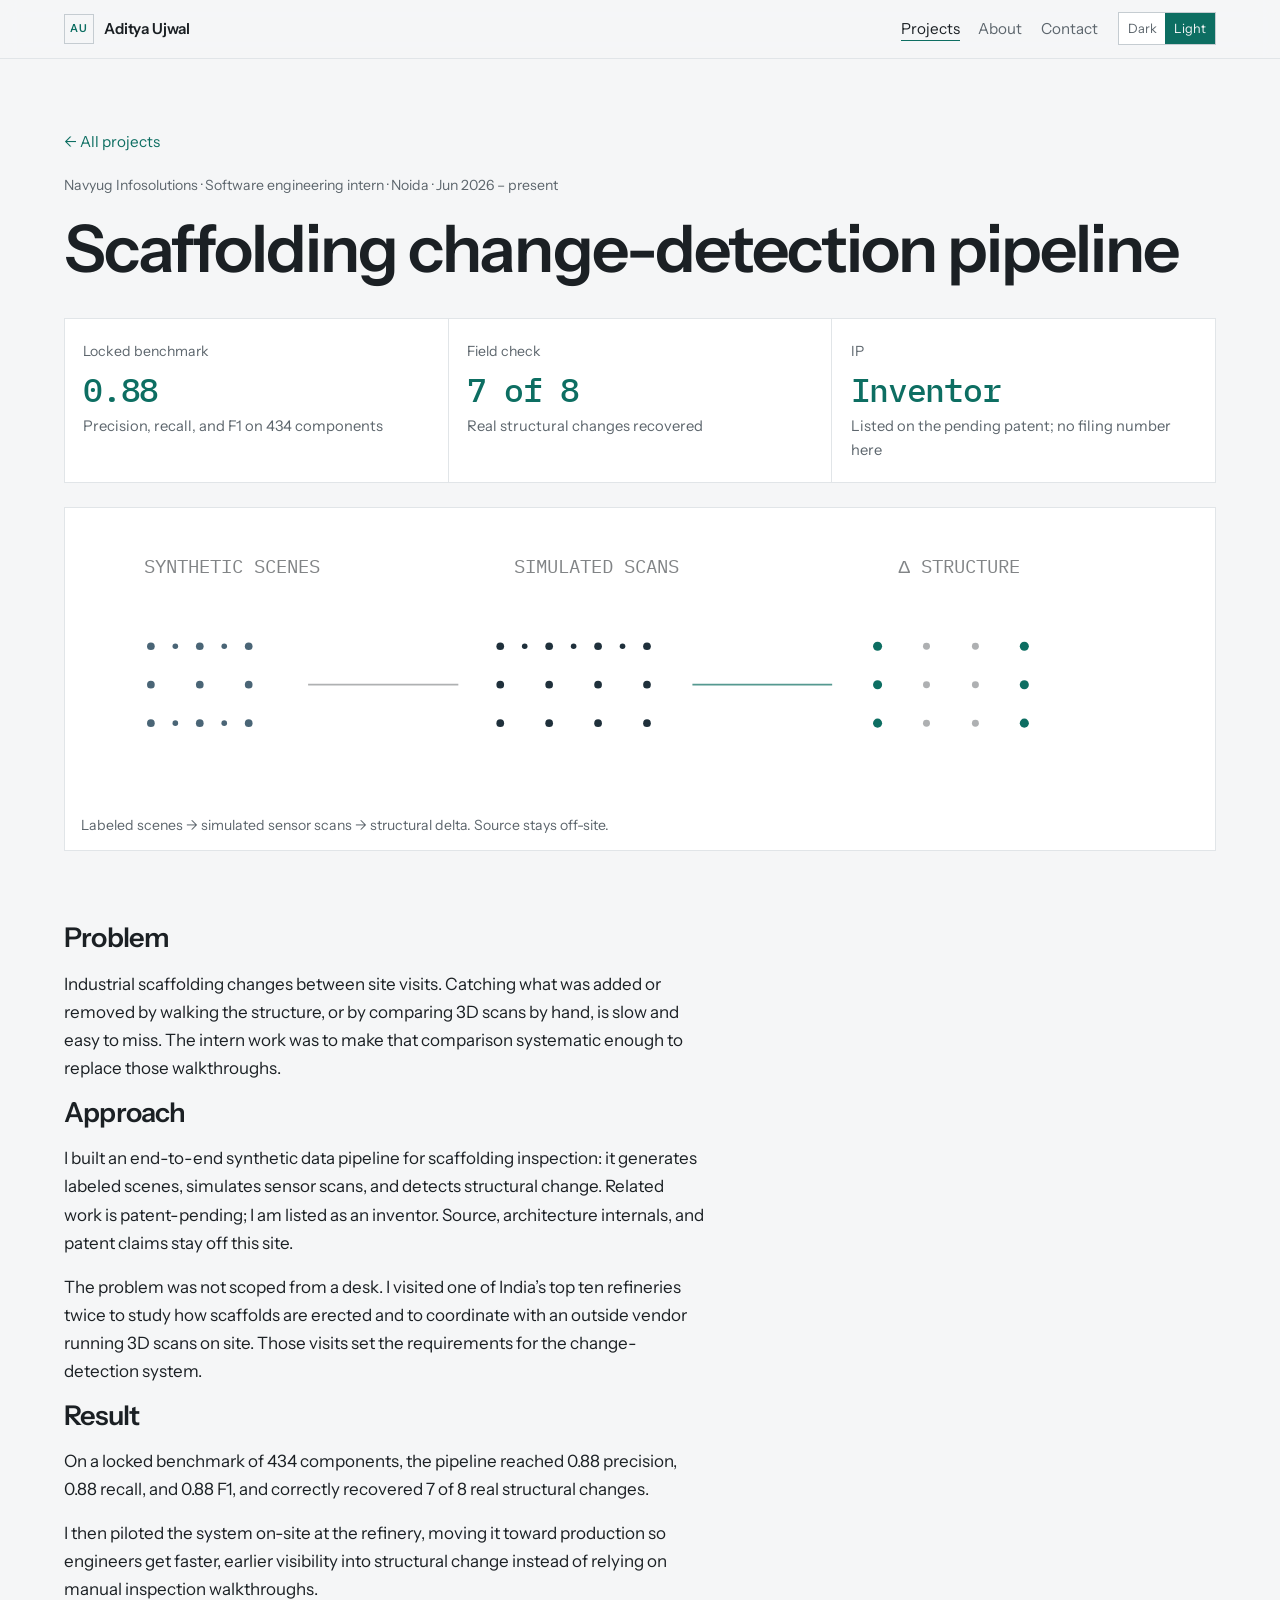
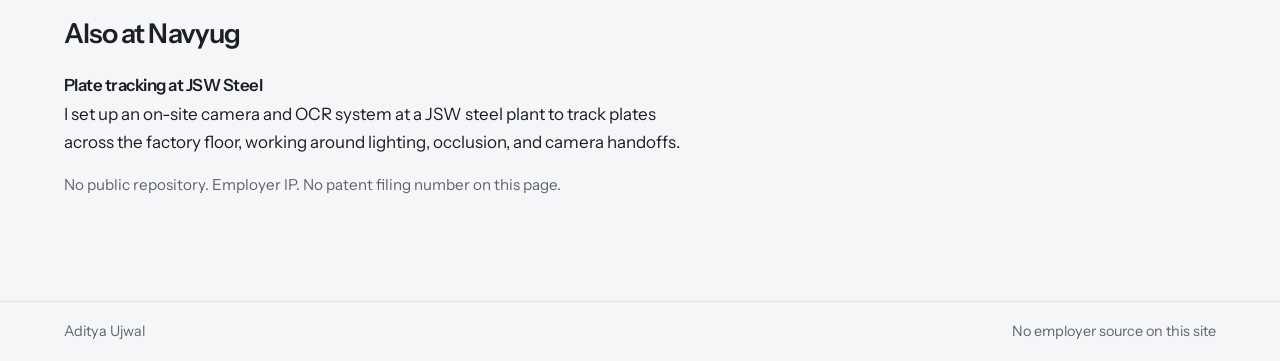
<file: projects/scaffolding-change-detection.html>
<!DOCTYPE html>
<html lang="en">
<head>
  <meta charset="utf-8">
  <meta name="viewport" content="width=device-width, initial-scale=1">
  <meta name="description" content="Scaffolding change detection at Navyug: 0.88 precision, recall, and F1 on 434 components; 7 of 8 real structural changes. Patent-pending; Aditya Ujwal listed as inventor.">
  <meta name="theme-color" content="#121518">
  <title>Scaffolding change-detection pipeline: Aditya Ujwal</title>
  <script>(function(){try{var t=localStorage.getItem("au-theme");if(t!=="light"&&t!=="dark"){t=window.matchMedia("(prefers-color-scheme: light)").matches?"light":"dark";}document.documentElement.setAttribute("data-theme",t);}catch(e){document.documentElement.setAttribute("data-theme","dark");}})();</script>
  <link rel="icon" href="../favicon.svg" type="image/svg+xml">
  <link rel="preconnect" href="https://fonts.googleapis.com">
  <link rel="preconnect" href="https://fonts.gstatic.com" crossorigin>
  <link href="https://fonts.googleapis.com/css2?family=IBM+Plex+Mono:wght@400;500;600&family=Instrument+Sans:ital,wght@0,400;0,500;0,600;0,700;1,400&display=swap" rel="stylesheet">
  <link rel="stylesheet" href="../css/styles.css">
</head>
<body>
  <a class="skip-link" href="#content">Skip to content</a>
  <header class="site-header">
    <div class="header-inner">
      <a class="wordmark" href="../index.html"><span class="sig">AU</span> Aditya Ujwal</a>
      <nav class="nav" aria-label="Primary">
        <a href="index.html" aria-current="page">Projects</a>
        <a href="../about.html">About</a>
        <a href="../contact.html">Contact</a>
      </nav>
      <button type="button" class="theme-toggle" data-theme-toggle>
        <span data-theme-value="dark">Dark</span>
        <span data-theme-value="light">Light</span>
      </button>
    </div>
  </header>
  <main id="content">
    <div class="wrap">
      <a class="back" href="index.html">← All projects</a>
      <p class="kicker">Navyug Infosolutions · Software engineering intern · Noida · Jun 2026 – present</p>
      <h1 class="page-title">Scaffolding change-detection pipeline</h1>
      <div class="metrics metrics-3" aria-label="Key results">
        <div class="metric">
          <span class="metric-id">Locked benchmark</span>
          <span class="metric-value">0.88</span>
          <span class="metric-label">Precision, recall, and F1 on 434 components</span>
        </div>
        <div class="metric">
          <span class="metric-id">Field check</span>
          <span class="metric-value">7 of 8</span>
          <span class="metric-label">Real structural changes recovered</span>
        </div>
        <div class="metric">
          <span class="metric-id">IP</span>
          <span class="metric-value">Inventor</span>
          <span class="metric-label">Listed on the pending patent; no filing number here</span>
        </div>
      </div>
      <figure class="viz">
        <svg viewBox="0 0 640 160" role="img" aria-label="Pipeline: labeled synthetic scenes, simulated scans, then a highlighted structural delta.">
          <text x="36" y="28" fill="currentColor" opacity="0.55" font-family="IBM Plex Mono, monospace" font-size="11">SYNTHETIC SCENES</text>
          <text x="248" y="28" fill="currentColor" opacity="0.55" font-family="IBM Plex Mono, monospace" font-size="11">SIMULATED SCANS</text>
          <text x="468" y="28" fill="currentColor" opacity="0.55" font-family="IBM Plex Mono, monospace" font-size="11">Δ STRUCTURE</text>
          <g fill="var(--scan-a)">
            <circle cx="40" cy="70" r="2.2"/><circle cx="40" cy="92" r="2.2"/><circle cx="40" cy="114" r="2.2"/>
            <circle cx="68" cy="70" r="2.2"/><circle cx="68" cy="92" r="2.2"/><circle cx="68" cy="114" r="2.2"/>
            <circle cx="96" cy="70" r="2.2"/><circle cx="96" cy="92" r="2.2"/><circle cx="96" cy="114" r="2.2"/>
            <circle cx="54" cy="70" r="1.6"/><circle cx="82" cy="70" r="1.6"/>
            <circle cx="54" cy="114" r="1.6"/><circle cx="82" cy="114" r="1.6"/>
          </g>
          <g fill="var(--scan-b)">
            <circle cx="240" cy="70" r="2.2"/><circle cx="240" cy="92" r="2.2"/><circle cx="240" cy="114" r="2.2"/>
            <circle cx="268" cy="70" r="2.2"/><circle cx="268" cy="92" r="2.2"/><circle cx="268" cy="114" r="2.2"/>
            <circle cx="296" cy="70" r="2.2"/><circle cx="296" cy="92" r="2.2"/><circle cx="296" cy="114" r="2.2"/>
            <circle cx="324" cy="70" r="2.2"/><circle cx="324" cy="92" r="2.2"/><circle cx="324" cy="114" r="2.2"/>
            <circle cx="254" cy="70" r="1.6"/><circle cx="282" cy="70" r="1.6"/><circle cx="310" cy="70" r="1.6"/>
          </g>
          <g fill="var(--accent)">
            <circle cx="456" cy="70" r="2.6"/><circle cx="456" cy="92" r="2.6"/><circle cx="456" cy="114" r="2.6"/>
            <circle cx="540" cy="70" r="2.6"/><circle cx="540" cy="92" r="2.6"/><circle cx="540" cy="114" r="2.6"/>
          </g>
          <g fill="currentColor" opacity="0.35">
            <circle cx="484" cy="70" r="2"/><circle cx="484" cy="92" r="2"/><circle cx="484" cy="114" r="2"/>
            <circle cx="512" cy="70" r="2"/><circle cx="512" cy="92" r="2"/><circle cx="512" cy="114" r="2"/>
          </g>
          <path d="M130 92h86" stroke="currentColor" stroke-opacity="0.35" fill="none"/>
          <path d="M350 92h80" stroke="var(--accent)" stroke-opacity="0.7" fill="none"/>
        </svg>
        <figcaption class="viz-label">Labeled scenes → simulated sensor scans → structural delta. Source stays off-site.</figcaption>
      </figure>
      <article class="prose section">
        <h2>Problem</h2>
        <p>Industrial scaffolding changes between site visits. Catching what was added or removed by walking the structure, or by comparing 3D scans by hand, is slow and easy to miss. The intern work was to make that comparison systematic enough to replace those walkthroughs.</p>
        <h2>Approach</h2>
        <p>I built an end-to-end synthetic data pipeline for scaffolding inspection: it generates labeled scenes, simulates sensor scans, and detects structural change. Related work is patent-pending; I am listed as an inventor. Source, architecture internals, and patent claims stay off this site.</p>
        <p>The problem was not scoped from a desk. I visited one of India’s top ten refineries twice to study how scaffolds are erected and to coordinate with an outside vendor running 3D scans on site. Those visits set the requirements for the change-detection system.</p>
        <h2>Result</h2>
        <p>On a locked benchmark of 434 components, the pipeline reached 0.88 precision, 0.88 recall, and 0.88 F1, and correctly recovered 7 of 8 real structural changes.</p>
        <p>I then piloted the system on-site at the refinery, moving it toward production so engineers get faster, earlier visibility into structural change instead of relying on manual inspection walkthroughs.</p>
        <h2>Also at Navyug</h2>
        <h3>Plate tracking at JSW Steel</h3>
        <p>I set up an on-site camera and OCR system at a JSW steel plant to track plates across the factory floor, working around lighting, occlusion, and camera handoffs.</p>
        <p class="note">No public repository. Employer IP. No patent filing number on this page.</p>
      </article>
    </div>
  </main>
  <footer class="site-footer">
    <div class="footer-inner">
      <span>Aditya Ujwal</span>
      <span>No employer source on this site</span>
    </div>
  </footer>
  <script src="../js/theme.js"></script>
</body>
</html>
</file>
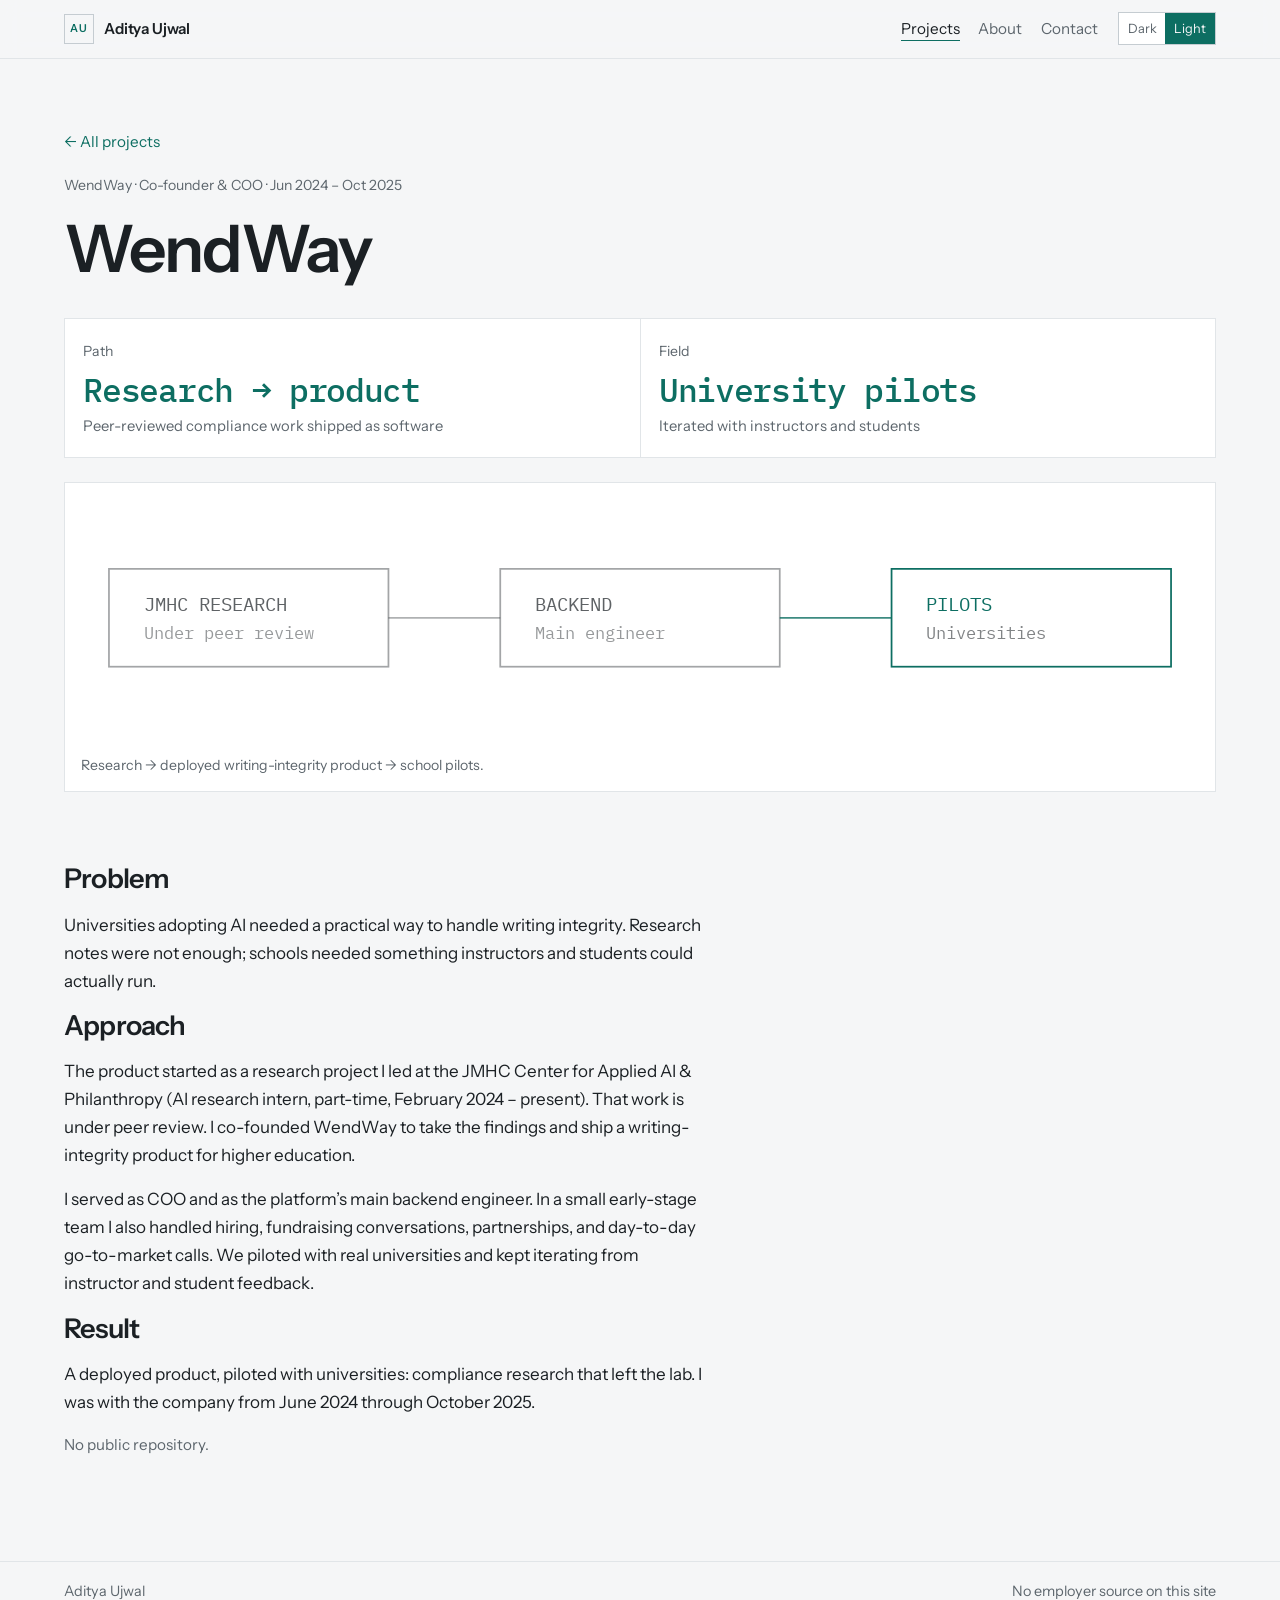
<file: projects/wendway.html>
<!DOCTYPE html>
<html lang="en">
<head>
  <meta charset="utf-8">
  <meta name="viewport" content="width=device-width, initial-scale=1">
  <meta name="description" content="WendWay: Aditya Ujwal co-founded a writing-integrity product for higher education, led backend development as COO, and piloted it with universities. Jun 2024 – Oct 2025.">
  <meta name="theme-color" content="#121518">
  <title>WendWay: Aditya Ujwal</title>
  <script>(function(){try{var t=localStorage.getItem("au-theme");if(t!=="light"&&t!=="dark"){t=window.matchMedia("(prefers-color-scheme: light)").matches?"light":"dark";}document.documentElement.setAttribute("data-theme",t);}catch(e){document.documentElement.setAttribute("data-theme","dark");}})();</script>
  <link rel="icon" href="../favicon.svg" type="image/svg+xml">
  <link rel="preconnect" href="https://fonts.googleapis.com">
  <link rel="preconnect" href="https://fonts.gstatic.com" crossorigin>
  <link href="https://fonts.googleapis.com/css2?family=IBM+Plex+Mono:wght@400;500;600&family=Instrument+Sans:ital,wght@0,400;0,500;0,600;0,700;1,400&display=swap" rel="stylesheet">
  <link rel="stylesheet" href="../css/styles.css">
</head>
<body>
  <a class="skip-link" href="#content">Skip to content</a>
  <header class="site-header">
    <div class="header-inner">
      <a class="wordmark" href="../index.html"><span class="sig">AU</span> Aditya Ujwal</a>
      <nav class="nav" aria-label="Primary">
        <a href="index.html" aria-current="page">Projects</a>
        <a href="../about.html">About</a>
        <a href="../contact.html">Contact</a>
      </nav>
      <button type="button" class="theme-toggle" data-theme-toggle>
        <span data-theme-value="dark">Dark</span>
        <span data-theme-value="light">Light</span>
      </button>
    </div>
  </header>
  <main id="content">
    <div class="wrap">
      <a class="back" href="index.html">← All projects</a>
      <p class="kicker">WendWay · Co-founder &amp; COO · Jun 2024 – Oct 2025</p>
      <h1 class="page-title">WendWay</h1>
      <div class="metrics" aria-label="Key results">
        <div class="metric">
          <span class="metric-id">Path</span>
          <span class="metric-value">Research → product</span>
          <span class="metric-label">Peer-reviewed compliance work shipped as software</span>
        </div>
        <div class="metric">
          <span class="metric-id">Field</span>
          <span class="metric-value">University pilots</span>
          <span class="metric-label">Iterated with instructors and students</span>
        </div>
      </div>
      <figure class="viz">
        <svg viewBox="0 0 640 140" role="img" aria-label="Flow from JMHC compliance research through a backend to university pilots.">
          <rect x="16" y="40" width="160" height="56" fill="none" stroke="currentColor" stroke-opacity="0.4"/>
          <rect x="240" y="40" width="160" height="56" fill="none" stroke="currentColor" stroke-opacity="0.4"/>
          <rect x="464" y="40" width="160" height="56" fill="none" stroke="var(--accent)"/>
          <text x="36" y="64" fill="currentColor" opacity="0.7" font-family="IBM Plex Mono, monospace" font-size="11">JMHC RESEARCH</text>
          <text x="36" y="80" fill="currentColor" opacity="0.45" font-family="IBM Plex Mono, monospace" font-size="10">Under peer review</text>
          <text x="260" y="64" fill="currentColor" opacity="0.7" font-family="IBM Plex Mono, monospace" font-size="11">BACKEND</text>
          <text x="260" y="80" fill="currentColor" opacity="0.45" font-family="IBM Plex Mono, monospace" font-size="10">Main engineer</text>
          <text x="484" y="64" fill="var(--accent)" font-family="IBM Plex Mono, monospace" font-size="11">PILOTS</text>
          <text x="484" y="80" fill="currentColor" opacity="0.55" font-family="IBM Plex Mono, monospace" font-size="10">Universities</text>
          <path d="M176 68h64" stroke="currentColor" stroke-opacity="0.35" fill="none"/>
          <path d="M400 68h64" stroke="var(--accent)" stroke-opacity="0.8" fill="none"/>
        </svg>
        <figcaption class="viz-label">Research → deployed writing-integrity product → school pilots.</figcaption>
      </figure>
      <article class="prose section">
        <h2>Problem</h2>
        <p>Universities adopting AI needed a practical way to handle writing integrity. Research notes were not enough; schools needed something instructors and students could actually run.</p>
        <h2>Approach</h2>
        <p>The product started as a research project I led at the JMHC Center for Applied AI &amp; Philanthropy (AI research intern, part-time, February 2024 – present). That work is under peer review. I co-founded WendWay to take the findings and ship a writing-integrity product for higher education.</p>
        <p>I served as COO and as the platform’s main backend engineer. In a small early-stage team I also handled hiring, fundraising conversations, partnerships, and day-to-day go-to-market calls. We piloted with real universities and kept iterating from instructor and student feedback.</p>
        <h2>Result</h2>
        <p>A deployed product, piloted with universities: compliance research that left the lab. I was with the company from June 2024 through October 2025.</p>
        <p class="note">No public repository.</p>
      </article>
    </div>
  </main>
  <footer class="site-footer">
    <div class="footer-inner">
      <span>Aditya Ujwal</span>
      <span>No employer source on this site</span>
    </div>
  </footer>
  <script src="../js/theme.js"></script>
</body>
</html>
</file>
<file: css/styles.css>
:root {
  color-scheme: dark;
  --bg: #121518;
  --bg-elev: #1a1e22;
  --ink: #e8ecef;
  --muted: #8d969e;
  --line: #2c333a;
  --line-strong: #3d4750;
  --accent: #4ecdb8;
  --accent-hover: #7ee0d0;
  --accent-dim: rgba(78, 205, 184, 0.12);
  --grid: rgba(232, 236, 239, 0.06);
  --scan-a: #7a9bb0;
  --scan-b: #c9d5de;
  --max: 72rem;
  --prose: 40rem;
  --space: clamp(1.1rem, 3.6vw, 2rem);
  --font: "Instrument Sans", "Segoe UI", sans-serif;
  --font-mono: "IBM Plex Mono", "ui-monospace", monospace;
  --radius: 2px;
}

[data-theme="light"] {
  color-scheme: light;
  --bg: #f5f6f7;
  --bg-elev: #ffffff;
  --ink: #1b2024;
  --muted: #5d666d;
  --line: #e1e5e8;
  --line-strong: #c5ccd1;
  --accent: #0d6e62;
  --accent-hover: #08574d;
  --accent-dim: rgba(13, 110, 98, 0.1);
  --grid: rgba(27, 32, 36, 0.06);
  --scan-a: #4a6576;
  --scan-b: #1f303b;
}

*,
*::before,
*::after {
  box-sizing: border-box;
}

html {
  scroll-behavior: smooth;
}

@media (prefers-reduced-motion: reduce) {
  html {
    scroll-behavior: auto;
  }

  *,
  *::before,
  *::after {
    animation: none !important;
    transition: none !important;
  }
}

body {
  margin: 0;
  min-height: 100vh;
  display: flex;
  flex-direction: column;
  background: var(--bg);
  color: var(--ink);
  font-family: var(--font);
  font-size: 1.0625rem;
  line-height: 1.65;
}

img,
svg,
canvas {
  max-width: 100%;
}

canvas {
  display: block;
  height: auto;
}

a {
  color: var(--accent);
  text-underline-offset: 0.18em;
}

a:hover {
  color: var(--accent-hover);
}

a:focus-visible,
button:focus-visible,
.skip-link:focus-visible {
  outline: 2px solid var(--accent);
  outline-offset: 3px;
}

button {
  font: inherit;
}

.skip-link {
  position: absolute;
  left: var(--space);
  top: -100px;
  z-index: 20;
  padding: 0.4rem 0.7rem;
  background: var(--ink);
  color: var(--bg);
  text-decoration: none;
}

.skip-link:focus {
  top: 0.6rem;
}

.site-header {
  position: sticky;
  top: 0;
  z-index: 10;
  border-bottom: 1px solid var(--line);
  background: color-mix(in srgb, var(--bg) 88%, transparent);
  backdrop-filter: blur(10px);
}

.header-inner,
.footer-inner,
.wrap {
  width: min(100% - 2 * var(--space), var(--max));
  margin-inline: auto;
}

.header-inner {
  display: flex;
  align-items: center;
  justify-content: space-between;
  gap: 1rem 1.25rem;
  min-height: 3.6rem;
  flex-wrap: wrap;
}

.wordmark {
  display: inline-flex;
  align-items: center;
  gap: 0.65rem;
  font-weight: 600;
  font-size: 0.95rem;
  letter-spacing: -0.01em;
  color: var(--ink);
  text-decoration: none;
}

.wordmark:hover {
  color: var(--accent);
}

.sig {
  display: inline-grid;
  place-items: center;
  width: 1.85rem;
  height: 1.85rem;
  border: 1px solid var(--line-strong);
  color: var(--accent);
  font-size: 0.68rem;
  letter-spacing: 0.08em;
}

.nav {
  display: flex;
  gap: 0.15rem 1.15rem;
  margin-left: auto;
}

.nav a {
  color: var(--muted);
  text-decoration: none;
  font-size: 0.95rem;
}

.nav a:hover,
.nav a[aria-current="page"] {
  color: var(--ink);
}

.nav a[aria-current="page"] {
  box-shadow: inset 0 -1px 0 var(--accent);
}

.theme-toggle {
  display: inline-flex;
  padding: 0;
  border: 1px solid var(--line-strong);
  background: var(--bg-elev);
  color: var(--muted);
  cursor: pointer;
}

.theme-toggle span {
  padding: 0.3rem 0.55rem;
  font-size: 0.8rem;
}

.theme-toggle .is-active {
  background: var(--accent);
  color: var(--bg);
}

main {
  flex: 1;
  padding: clamp(2rem, 6vw, 4.25rem) 0 clamp(3rem, 7vw, 5.5rem);
}

.wrap {
  position: relative;
}

.hero {
  display: grid;
  grid-template-columns: minmax(0, 1.05fr) minmax(17rem, 0.95fr);
  gap: clamp(1.5rem, 4vw, 3rem);
  align-items: start;
}

.kicker,
.metric-id,
.scan-caption,
.scan-readout {
  margin: 0;
  font-size: 0.88rem;
  color: var(--muted);
}

.kicker {
  margin-bottom: 0.9rem;
}

h1,
h2,
h3 {
  font-family: var(--font);
  font-weight: 600;
  line-height: 1.12;
  letter-spacing: -0.03em;
}

h1 {
  margin: 0 0 0.8rem;
  font-size: clamp(2.4rem, 7vw, 4.1rem);
}

h2 {
  margin: 0 0 1rem;
  font-size: clamp(1.35rem, 3vw, 1.7rem);
}

h3 {
  margin: 0 0 0.35rem;
  font-size: 1.12rem;
}

.lede {
  margin: 0 0 1.15rem;
  font-size: 1.18rem;
  color: var(--muted);
}

.intro {
  margin: 0 0 1.35rem;
  max-width: 38rem;
}

.links {
  display: flex;
  flex-wrap: wrap;
  gap: 0.35rem 1.1rem;
  margin: 0;
  padding: 0;
  list-style: none;
}

.hero-scan {
  margin: 0;
}

.scan-frame {
  position: relative;
  border: 1px solid var(--line);
  background: var(--bg-elev);
  cursor: crosshair;
}

.scan-frame::before,
.scan-frame::after,
.hero-scan .tick-bl,
.hero-scan .tick-br {
  content: "";
  position: absolute;
  width: 8px;
  height: 8px;
  pointer-events: none;
  z-index: 1;
}

.scan-frame::before {
  top: -1px;
  left: -1px;
  border-top: 1px solid var(--accent);
  border-left: 1px solid var(--accent);
}

.scan-frame::after {
  top: -1px;
  right: -1px;
  border-top: 1px solid var(--accent);
  border-right: 1px solid var(--accent);
}

.hero-scan .tick-bl,
.hero-scan .tick-br {
  bottom: -1px;
  border-bottom: 1px solid var(--accent);
}

.hero-scan .tick-bl {
  left: -1px;
  border-left: 1px solid var(--accent);
}

.hero-scan .tick-br {
  right: -1px;
  border-right: 1px solid var(--accent);
}

#scanfield {
  width: 100%;
  height: 22rem;
}

.scan-caption {
  display: flex;
  justify-content: space-between;
  gap: 1rem;
  margin-bottom: 0.55rem;
}

.scan-readout {
  display: flex;
  justify-content: space-between;
  gap: 1rem;
  margin: 0.55rem 0 0;
  color: var(--accent);
}

.legend {
  display: flex;
  flex-wrap: wrap;
  gap: 0.75rem 1.1rem;
  margin: 0.7rem 0 0;
  padding: 0;
  list-style: none;
  font-size: 0.85rem;
  color: var(--muted);
}

.legend i {
  display: inline-block;
  width: 0.55rem;
  height: 0.55rem;
  margin-right: 0.4rem;
  vertical-align: 0.05rem;
  border-radius: 50%;
}

.legend .a {
  background: var(--scan-a);
}

.legend .b {
  background: var(--scan-b);
}

.legend .d {
  background: var(--accent);
}

.section {
  margin-top: clamp(2.5rem, 7vw, 4.5rem);
}

.section-head {
  display: flex;
  align-items: baseline;
  justify-content: space-between;
  gap: 1rem;
  margin-bottom: 0;
  padding: 0.75rem 0;
  border-bottom: 1px solid var(--line);
}

.section-head h2 {
  margin: 0;
}

.section-head a {
  font-size: 0.95rem;
  text-decoration: none;
}

.section-head a:hover {
  text-decoration: underline;
}

.metrics {
  display: grid;
  grid-template-columns: repeat(2, minmax(0, 1fr));
  margin: 2rem 0 0;
  border: 1px solid var(--line);
  background: var(--line);
  gap: 1px;
}

.metric {
  padding: 1.1rem 1.15rem 1.2rem;
  background: var(--bg-elev);
}

.metric-value {
  display: block;
  margin-top: 0.45rem;
  font-family: var(--font-mono);
  font-size: clamp(1.35rem, 3.6vw, 2.05rem);
  font-weight: 500;
  letter-spacing: -0.04em;
  line-height: 1.15;
  overflow-wrap: anywhere;
  color: var(--accent);
}

.metric-label {
  display: block;
  margin-top: 0.3rem;
  color: var(--muted);
  font-size: 0.92rem;
}

.project-list {
  display: grid;
  gap: 0;
  margin: 0;
  padding: 0;
  list-style: none;
}

.project-card {
  display: grid;
  grid-template-columns: 2.4rem minmax(0, 1fr);
  gap: 0.9rem 1.25rem;
  align-items: start;
  padding: 1.2rem 0;
  color: inherit;
  text-decoration: none;
  border-bottom: 1px solid var(--line);
}

.project-card:hover h3 {
  color: var(--accent);
}

.project-card p {
  margin: 0.3rem 0 0;
  color: var(--muted);
  max-width: 42rem;
}

.idx {
  font-family: var(--font-mono);
  font-size: 0.72rem;
  letter-spacing: 0.08em;
  color: var(--muted);
  padding-top: 0.2rem;
}

.project-stat {
  font-family: var(--font-mono);
  font-weight: 500;
  font-size: 0.88rem;
  white-space: nowrap;
  color: var(--accent);
  padding-top: 0.15rem;
}

.meta {
  margin: 0 0 0.35rem;
  color: var(--muted);
  font-size: 0.92rem;
}

.tags {
  display: flex;
  flex-wrap: wrap;
  gap: 0.4rem;
  margin: 1.1rem 0 0;
  padding: 0;
  list-style: none;
}

.tags li {
  padding: 0.15rem 0.55rem;
  border: 1px solid var(--line);
  background: var(--bg-elev);
  border-radius: var(--radius);
  font-size: 0.82rem;
  color: var(--muted);
}

.prose {
  max-width: var(--prose);
}

.prose p,
.prose ul {
  margin: 0 0 1rem;
}

.prose ul {
  padding-left: 1.15rem;
}

.prose h3 {
  margin-top: 1.6rem;
  font-size: 1.05rem;
}

.page-title {
  margin-bottom: 0.5rem;
}

.page-lead {
  margin: 0 0 2rem;
  max-width: 38rem;
  color: var(--muted);
  font-size: 1.12rem;
}

.metrics-3 {
  grid-template-columns: repeat(3, minmax(0, 1fr));
}

.role-list {
  margin: 1.25rem 0 0;
  padding: 0;
  list-style: none;
  max-width: 42rem;
}

.role-list li {
  padding: 1rem 0;
  border-top: 1px solid var(--line);
}

.role-list li:last-child {
  border-bottom: 1px solid var(--line);
}

.role-list h3 {
  margin: 0 0 0.25rem;
  font-size: 1.05rem;
}

.role-list p {
  margin: 0;
  color: var(--muted);
}

.skill-groups {
  display: grid;
  grid-template-columns: repeat(3, minmax(0, 1fr));
  gap: 1.25rem;
  margin-top: 1.5rem;
}

.skill-groups h3 {
  margin-bottom: 0.55rem;
  font-size: 0.95rem;
  font-weight: 600;
  color: var(--muted);
}

.contact-list {
  margin: 0;
  padding: 0;
  list-style: none;
  border-top: 1px solid var(--line);
}

.contact-list li {
  display: grid;
  grid-template-columns: 8.5rem minmax(0, 1fr);
  gap: 1rem;
  padding: 0.95rem 0;
  border-bottom: 1px solid var(--line);
}

.contact-list span {
  color: var(--muted);
}

.site-footer {
  border-top: 1px solid var(--line);
  padding: 1.1rem 0;
  color: var(--muted);
  font-size: 0.9rem;
}

.footer-inner {
  display: flex;
  justify-content: space-between;
  gap: 1rem;
  flex-wrap: wrap;
}

.back {
  display: inline-block;
  margin-bottom: 1.3rem;
  font-size: 0.95rem;
  text-decoration: none;
}

.back:hover {
  text-decoration: underline;
}

.note {
  margin-top: 1.5rem;
  color: var(--muted);
  font-size: 0.95rem;
}

.viz {
  margin: 1.5rem 0 0;
  padding: 1rem 1rem 0.85rem;
  border: 1px solid var(--line);
  background: var(--bg-elev);
}

.viz svg {
  display: block;
  width: 100%;
  height: auto;
}

.viz-label {
  margin: 0.65rem 0 0;
  font-size: 0.88rem;
  color: var(--muted);
}

.video {
  position: relative;
  margin: 1.5rem 0 0;
  aspect-ratio: 16 / 9;
  border: 1px solid var(--line);
  background: #000;
}

.video iframe {
  position: absolute;
  inset: 0;
  width: 100%;
  height: 100%;
  border: 0;
}

@media (max-width: 860px) {
  .hero {
    grid-template-columns: 1fr;
  }

  #scanfield {
    height: 16.5rem;
  }

  .skill-groups {
    grid-template-columns: 1fr;
  }

  .metrics-3 {
    grid-template-columns: 1fr;
  }
}

@media (max-width: 720px) {
  .header-inner {
    display: grid;
    grid-template-columns: minmax(0, 1fr) auto;
    align-items: center;
  }

  .wordmark {
    grid-column: 1;
    grid-row: 1;
  }

  .theme-toggle {
    grid-column: 2;
    grid-row: 1;
    justify-self: end;
    width: max-content;
  }

  .nav {
    grid-column: 1 / -1;
    grid-row: 2;
    margin-left: 0;
    width: 100%;
  }
}

@media (max-width: 640px) {
  .metrics,
  .metrics-3 {
    grid-template-columns: 1fr;
  }

  .project-card {
    grid-template-columns: 1.8rem minmax(0, 1fr);
  }

  .contact-list li {
    grid-template-columns: 1fr;
    gap: 0.25rem;
  }
}
</file>
